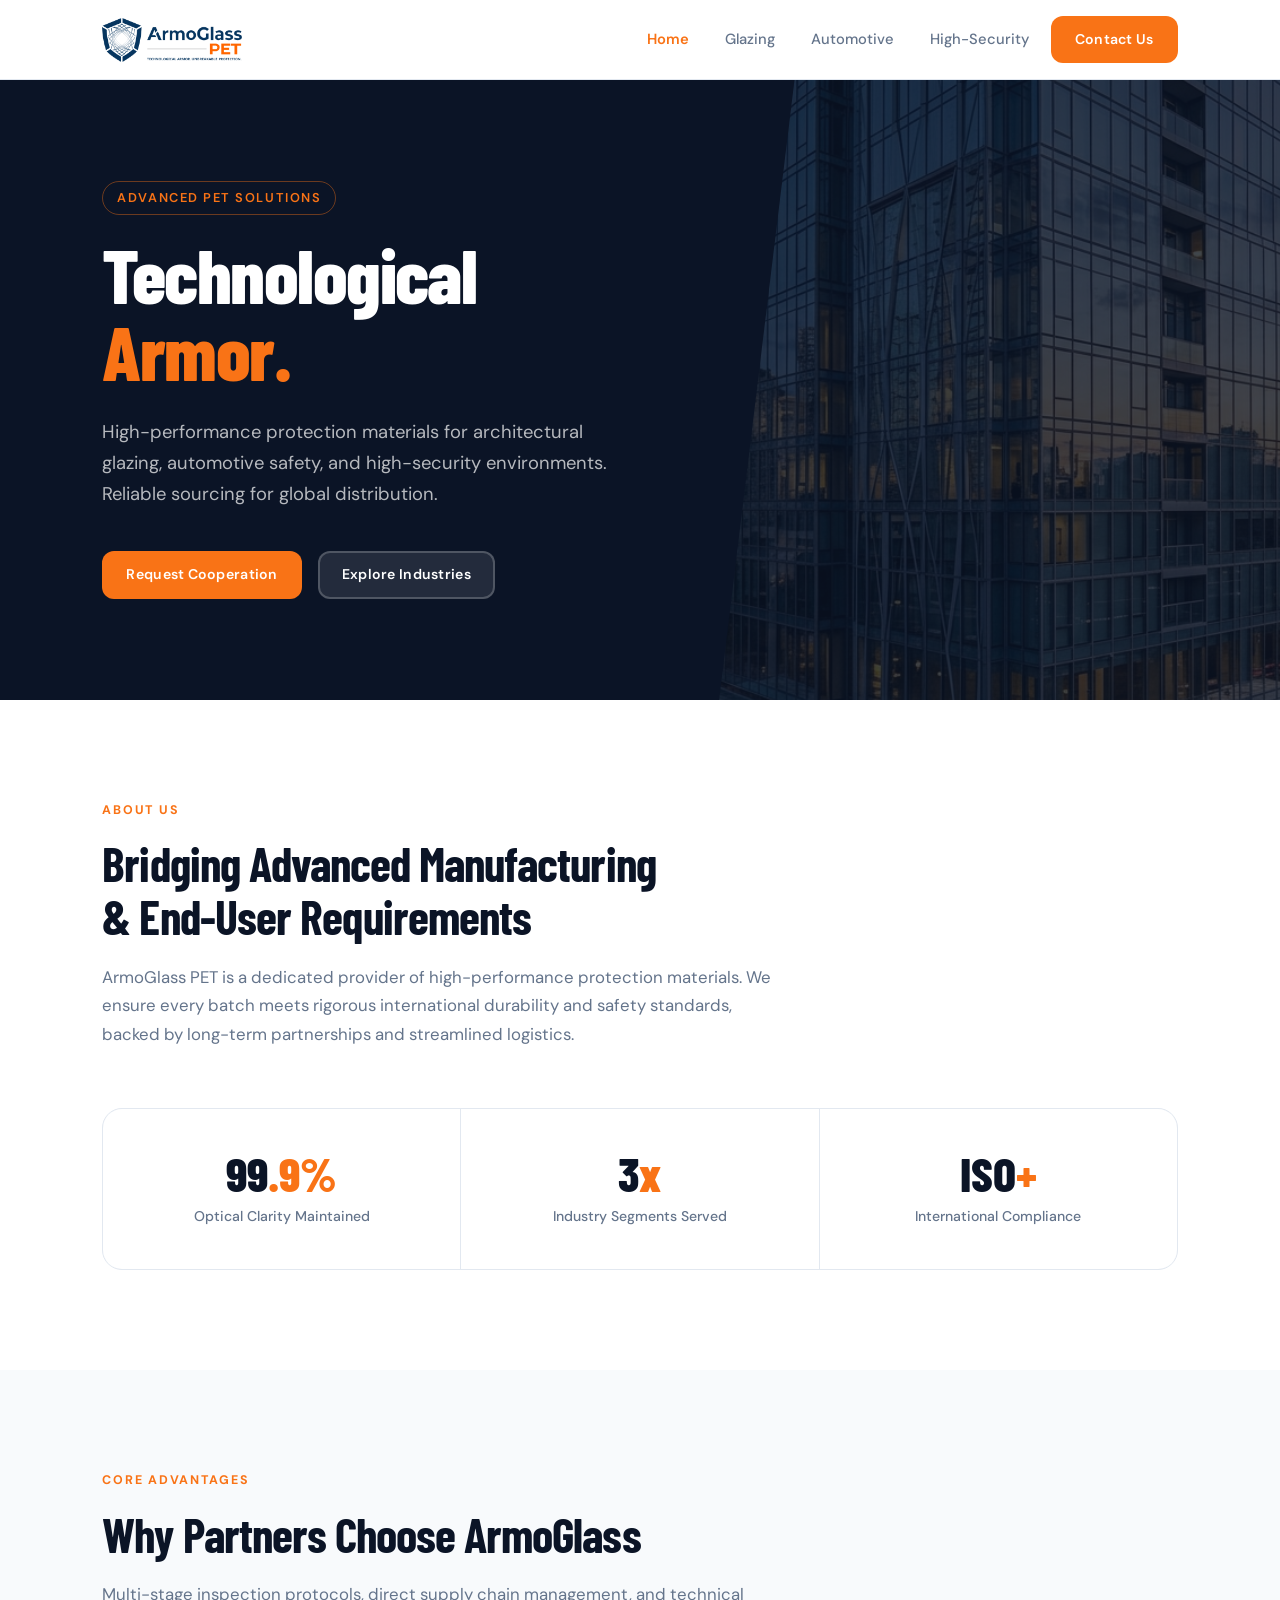
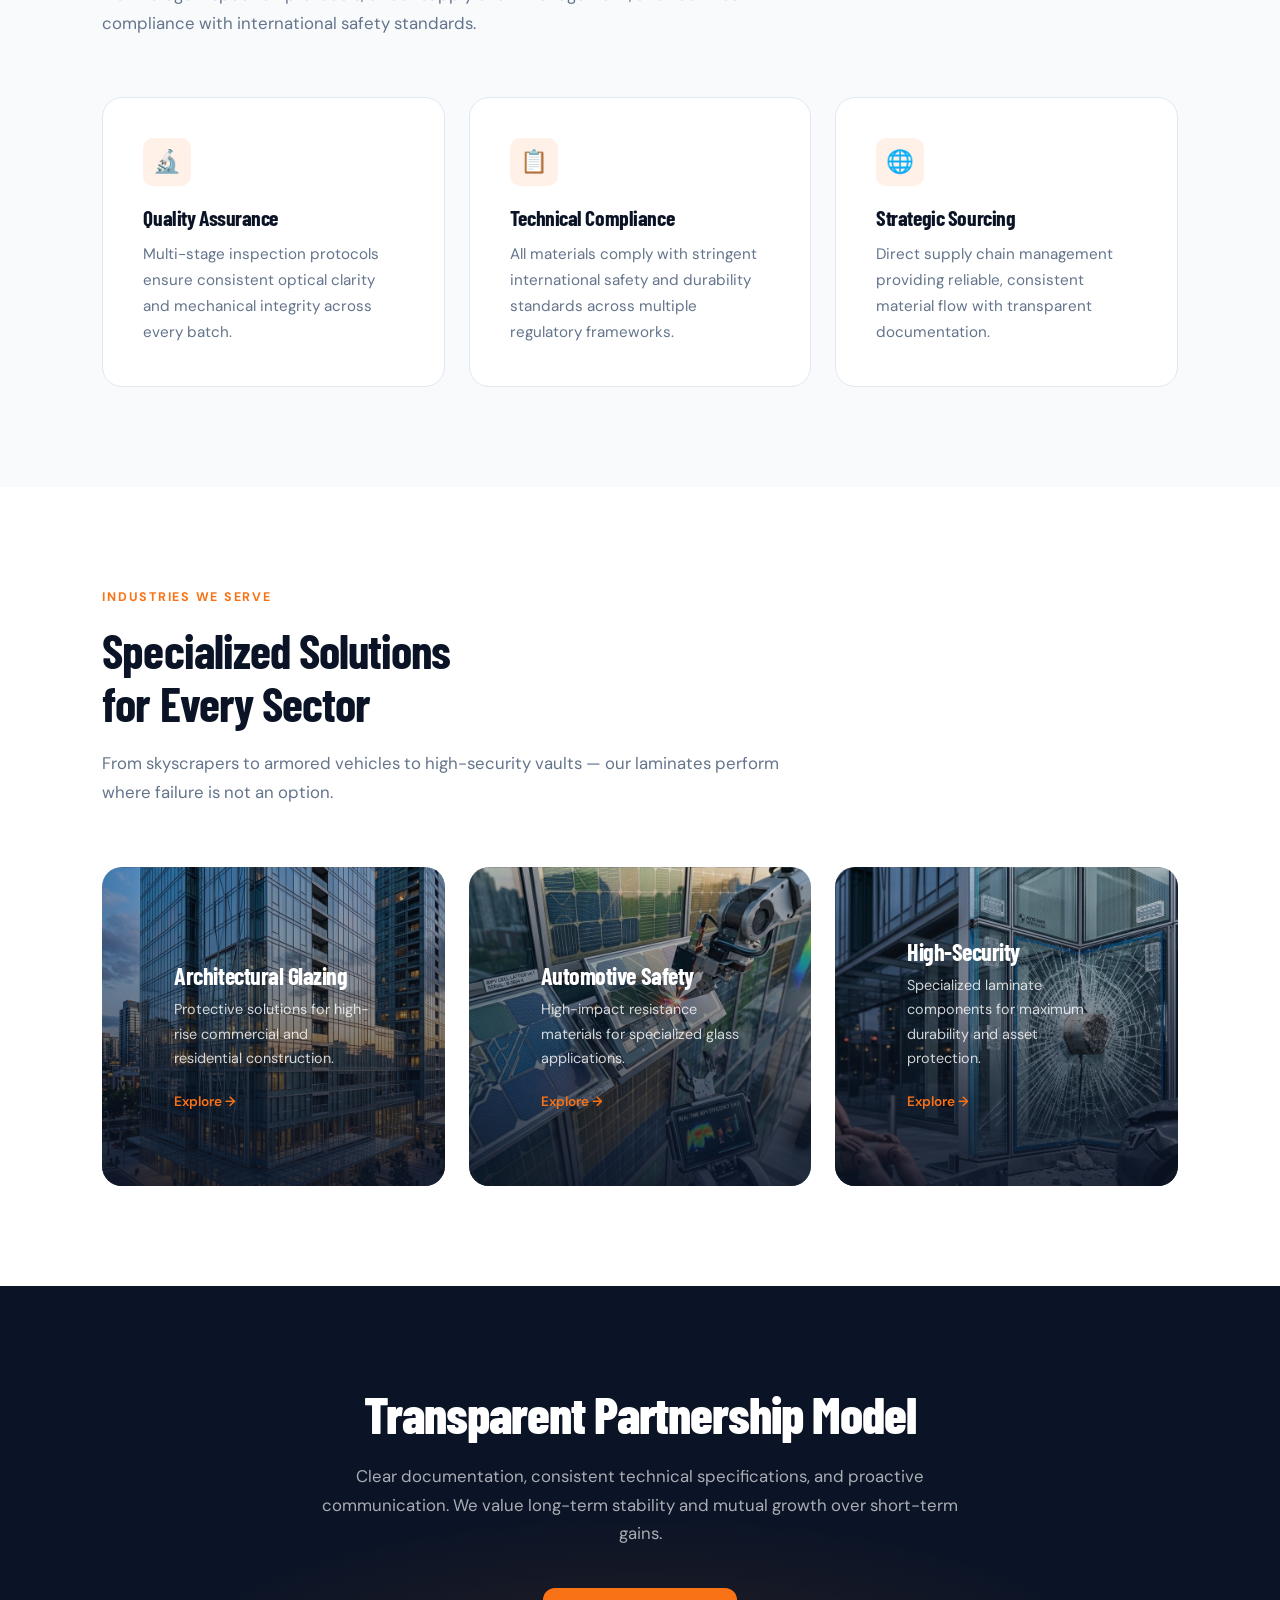
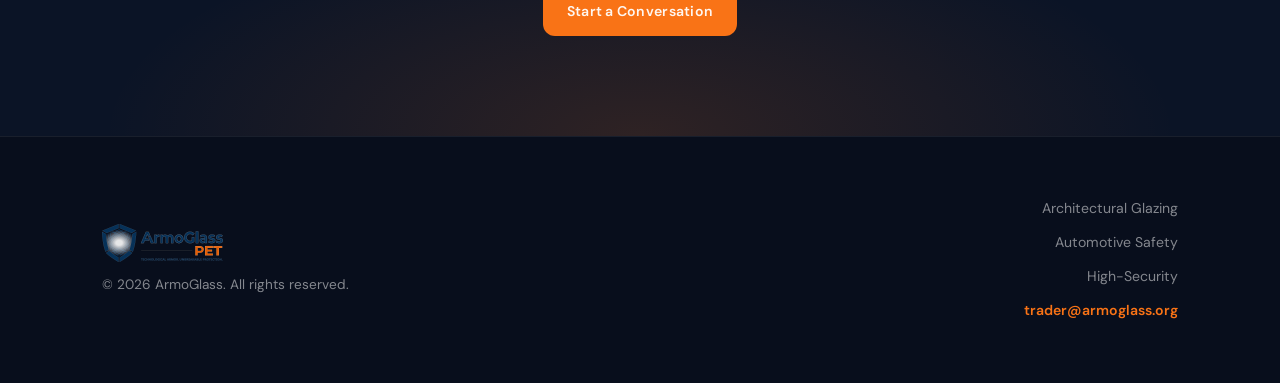
<file: index.html>
<!DOCTYPE html>
<html lang="en">
<head>
    <meta charset="UTF-8">
    <meta name="viewport" content="width=device-width, initial-scale=1.0">
    <title>ArmoGlass PET | Technological Armor & Protection Solutions</title>
    <link rel="preconnect" href="https://fonts.googleapis.com">
    <link href="https://fonts.googleapis.com/css2?family=Barlow+Condensed:wght@400;600;700;800&family=DM+Sans:wght@300;400;500;600&display=swap" rel="stylesheet">
    <style>
        :root {
            --dark-blue: #0b1426;
            --mid-blue: #1a2d4f;
            --accent: #f97316;
            --accent-dim: #c45d0e;
            --text: #1e293b;
            --text-muted: #64748b;
            --bg: #ffffff;
            --bg-subtle: #f8fafc;
            --border: #e2e8f0;
            --font-display: 'Barlow Condensed', sans-serif;
            --font-body: 'DM Sans', sans-serif;
            --radius: 12px;
            --radius-lg: 20px;
            --shadow-lg: 0 20px 40px rgba(0,0,0,0.14);
            --transition: 0.3s cubic-bezier(0.4,0,0.2,1);
        }
        *, *::before, *::after { box-sizing: border-box; margin: 0; padding: 0; }
        html { scroll-behavior: smooth; }
        body { font-family: var(--font-body); color: var(--text); line-height: 1.7; background: var(--bg); -webkit-font-smoothing: antialiased; }
        h1,h2,h3,h4 { font-family: var(--font-display); letter-spacing: -0.02em; line-height: 1.1; }
        a { color: inherit; text-decoration: none; }
        img { max-width: 100%; display: block; }

        /* Header */
        header { padding: 0 8%; height: 80px; display: flex; justify-content: space-between; align-items: center; position: sticky; top: 0; z-index: 100; background: rgba(255,255,255,0.95); backdrop-filter: blur(12px); border-bottom: 1px solid var(--border); }
        .logo { height: 44px; }
        nav { display: flex; align-items: center; gap: 8px; }
        nav a { font-family: var(--font-body); font-weight: 500; font-size: 0.92rem; color: var(--text-muted); padding: 8px 14px; border-radius: var(--radius); transition: color var(--transition), background var(--transition); }
        nav a:hover { color: var(--text); background: var(--bg-subtle); }
        nav a.active { color: var(--accent); font-weight: 600; }
        .btn { display: inline-flex; align-items: center; gap: 8px; padding: 10px 22px; background: var(--dark-blue); color: #fff !important; font-family: var(--font-body); font-weight: 600; font-size: 0.88rem; border-radius: var(--radius); border: 2px solid transparent; transition: background var(--transition), transform var(--transition), box-shadow var(--transition); cursor: pointer; text-decoration: none; letter-spacing: 0.02em; }
        .btn:hover { background: var(--mid-blue); transform: translateY(-1px); box-shadow: 0 8px 20px rgba(11,20,38,0.25); }
        .btn-accent { background: var(--accent); }
        .btn-accent:hover { background: var(--accent-dim); }

        /* Hero */
        .home-hero { padding: 100px 8%; background: var(--dark-blue); position: relative; overflow: hidden; min-height: 620px; display: flex; align-items: center; }
        .home-hero::after { content: ''; position: absolute; right: -10%; top: -20%; width: 55%; height: 140%; background: url('architectural-glass.jpg') center/cover; clip-path: polygon(15% 0%, 100% 0%, 100% 100%, 0% 100%); opacity: 0.22; }
        .home-hero-content { position: relative; z-index: 2; max-width: 640px; color: #fff; }
        .home-hero h1 { font-size: clamp(3.2rem, 6vw, 5.8rem); font-weight: 800; color: #fff; margin-bottom: 28px; line-height: 1; }
        .home-hero h1 span { color: var(--accent); display: block; }
        .home-hero p { font-size: 1.15rem; color: rgba(255,255,255,0.7); margin-bottom: 40px; max-width: 520px; }
        .hero-eyebrow { display: inline-block; font-family: var(--font-body); font-size: 0.8rem; font-weight: 600; letter-spacing: 0.12em; text-transform: uppercase; color: var(--accent); margin-bottom: 20px; border: 1px solid rgba(249,115,22,0.4); padding: 5px 14px; border-radius: 100px; }
        .hero-cta-group { display: flex; gap: 16px; flex-wrap: wrap; }

        /* Sections */
        .section { padding: 100px 8%; }
        .section-alt { background: var(--bg-subtle); }
        .section-label { font-family: var(--font-body); font-size: 0.78rem; font-weight: 700; letter-spacing: 0.14em; text-transform: uppercase; color: var(--accent); margin-bottom: 16px; display: block; }
        .section h2 { font-size: clamp(2rem, 4vw, 3rem); font-weight: 700; color: var(--dark-blue); margin-bottom: 20px; }
        .section > p, .section-lead { font-size: 1.05rem; color: var(--text-muted); max-width: 680px; margin-bottom: 60px; }

        /* Grid */
        .grid-3 { display: grid; grid-template-columns: repeat(3, 1fr); gap: 24px; }
        .grid-2 { display: grid; grid-template-columns: 1fr 1fr; gap: 40px; }

        /* Cards */
        .card { padding: 40px; border: 1px solid var(--border); border-radius: var(--radius-lg); background: var(--bg); transition: transform var(--transition), box-shadow var(--transition), border-color var(--transition); }
        .card:hover { transform: translateY(-6px); box-shadow: var(--shadow-lg); border-color: var(--accent); }
        .card-icon { width: 48px; height: 48px; background: rgba(249,115,22,0.1); border-radius: 10px; display: flex; align-items: center; justify-content: center; margin-bottom: 20px; font-size: 1.4rem; }
        .card h3 { font-size: 1.35rem; font-weight: 700; margin-bottom: 12px; color: var(--dark-blue); }
        .card p { font-size: 0.95rem; color: var(--text-muted); line-height: 1.7; }

        /* Industry cards */
        .card-industry { position: relative; min-height: 280px; border-radius: var(--radius-lg); overflow: hidden; display: flex; flex-direction: column; justify-content: flex-end; border: none; cursor: pointer; }
        .card-industry::before { content: ''; position: absolute; inset: 0; background: linear-gradient(180deg, rgba(11,20,38,0.1) 0%, rgba(11,20,38,0.85) 100%); z-index: 1; transition: opacity var(--transition); }
        .card-industry:hover::before { opacity: 0.7; }
        .card-industry-bg { position: absolute; inset: 0; background-size: cover; background-position: center; transition: transform 0.6s ease; }
        .card-industry:hover .card-industry-bg { transform: scale(1.05); }
        .card-industry-content { position: relative; z-index: 2; padding: 32px; color: #fff; }
        .card-industry-content h3 { font-size: 1.5rem; font-weight: 700; margin-bottom: 8px; color: #fff; }
        .card-industry-content p { font-size: 0.9rem; color: rgba(255,255,255,0.8); margin-bottom: 16px; }
        .card-industry-arrow { display: inline-flex; align-items: center; gap: 6px; font-size: 0.85rem; font-weight: 600; color: var(--accent); transition: gap var(--transition); }
        .card-industry:hover .card-industry-arrow { gap: 12px; }

        /* Stats */
        .stat-strip { display: grid; grid-template-columns: repeat(3, 1fr); gap: 1px; background: var(--border); border: 1px solid var(--border); border-radius: var(--radius-lg); overflow: hidden; margin-top: 60px; }
        .stat-item { background: var(--bg); padding: 40px 32px; text-align: center; }
        .stat-number { font-family: var(--font-display); font-size: 3rem; font-weight: 800; color: var(--dark-blue); line-height: 1; margin-bottom: 8px; }
        .stat-number span { color: var(--accent); }
        .stat-label { font-size: 0.88rem; color: var(--text-muted); font-weight: 500; }

        /* CTA dark section */
        .cta-section { padding: 100px 8%; background: var(--dark-blue); position: relative; overflow: hidden; text-align: center; }
        .cta-section::before { content: ''; position: absolute; inset: 0; background: radial-gradient(ellipse 60% 70% at 50% 100%, rgba(249,115,22,0.15) 0%, transparent 70%); pointer-events: none; }
        .cta-section h2 { font-size: clamp(2.2rem, 4vw, 3.5rem); font-weight: 800; color: #fff; margin-bottom: 20px; position: relative; }
        .cta-section p { font-size: 1.05rem; color: rgba(255,255,255,0.65); max-width: 640px; margin: 0 auto 40px; position: relative; }

        /* Footer */
        footer { background: #080e1c; color: rgba(255,255,255,0.5); padding: 60px 8%; display: grid; grid-template-columns: 1fr auto; align-items: center; gap: 40px; border-top: 1px solid rgba(255,255,255,0.07); }
        .footer-brand img { height: 38px; opacity: 0.9; margin-bottom: 12px; }
        .footer-brand p { font-size: 0.85rem; line-height: 1.6; }
        .footer-links { display: flex; flex-direction: column; align-items: flex-end; gap: 10px; }
        .footer-links a { font-size: 0.88rem; color: rgba(255,255,255,0.5); transition: color var(--transition); }
        .footer-links a:hover { color: var(--accent); }
        .footer-email { color: var(--accent) !important; font-weight: 600; }

        /* Modal */
        .modal-overlay { position: fixed; inset: 0; background: rgba(8,14,28,0.75); backdrop-filter: blur(6px); z-index: 1000; display: flex; align-items: center; justify-content: center; padding: 20px; opacity: 0; pointer-events: none; transition: opacity 0.3s ease; }
        .modal-overlay.open { opacity: 1; pointer-events: all; }
        .modal { background: #fff; border-radius: 20px; padding: 48px; max-width: 600px; width: 100%; position: relative; transform: translateY(24px) scale(0.97); transition: transform 0.35s cubic-bezier(0.34,1.56,0.64,1); max-height: 90vh; overflow-y: auto; }
        .modal-overlay.open .modal { transform: translateY(0) scale(1); }
        .modal-close { position: absolute; top: 20px; right: 20px; background: var(--bg-subtle); border: none; width: 36px; height: 36px; border-radius: 50%; font-size: 0.9rem; cursor: pointer; color: var(--text-muted); transition: background 0.2s, color 0.2s; }
        .modal-close:hover { background: var(--border); color: var(--text); }
        .modal-header { margin-bottom: 32px; }
        .modal-form { display: flex; flex-direction: column; gap: 20px; }
        .form-row { display: grid; grid-template-columns: 1fr 1fr; gap: 16px; }
        .form-group { display: flex; flex-direction: column; gap: 6px; }
        .form-group label { font-size: 0.82rem; font-weight: 600; letter-spacing: 0.05em; text-transform: uppercase; color: var(--text-muted); }
        .form-group input, .form-group select, .form-group textarea { padding: 12px 16px; border: 1.5px solid var(--border); border-radius: 10px; font-family: var(--font-body); font-size: 0.95rem; color: var(--text); background: var(--bg); outline: none; transition: border-color 0.2s; resize: none; }
        .form-group input:focus, .form-group select:focus, .form-group textarea:focus { border-color: var(--accent); }
        .modal-success { display: none; flex-direction: column; align-items: center; text-align: center; padding: 40px 0 20px; gap: 12px; }
        .modal-success.visible { display: flex; }
        .success-icon { width: 60px; height: 60px; background: #dcfce7; color: #16a34a; border-radius: 50%; display: flex; align-items: center; justify-content: center; font-size: 1.6rem; font-weight: 700; margin-bottom: 8px; }
        .modal-success h3 { font-size: 1.6rem; color: var(--dark-blue); }
        .modal-success p { color: var(--text-muted); }

        /* Responsive */
        @media (max-width: 1024px) { .grid-3 { grid-template-columns: 1fr 1fr; } .stat-strip { grid-template-columns: repeat(3,1fr); } }
        @media (max-width: 768px) { header { padding: 0 5%; } .logo { height: 36px; } nav a:not(.btn) { display: none; } .home-hero, .section, .cta-section { padding-left: 5%; padding-right: 5%; } .home-hero { padding-top: 80px; padding-bottom: 80px; min-height: auto; } .home-hero::after { display: none; } .grid-3, .grid-2 { grid-template-columns: 1fr; } .stat-strip { grid-template-columns: 1fr; } footer { grid-template-columns: 1fr; } .footer-links { align-items: flex-start; } .hero-cta-group { flex-direction: column; } }
        @media (max-width: 600px) { .modal { padding: 28px 20px; } .form-row { grid-template-columns: 1fr; } }
    </style>
</head>
<body>

<header>
    <img src="logo.png" alt="ArmoGlass PET" class="logo">
    <nav>
        <a href="index.html" class="active">Home</a>
        <a href="glazing.html">Glazing</a>
        <a href="automotive.html">Automotive</a>
        <a href="security.html">High-Security</a>
        <a href="mailto:trader@armoglass.org" class="btn btn-accent">Contact Us</a>
    </nav>
</header>

<section class="home-hero">
    <div class="home-hero-content">
        <span class="hero-eyebrow">Advanced PET Solutions</span>
        <h1>Technological<span>Armor.</span></h1>
        <p>High-performance protection materials for architectural glazing, automotive safety, and high-security environments. Reliable sourcing for global distribution.</p>
        <div class="hero-cta-group">
            <a href="mailto:trader@armoglass.org" class="btn btn-accent">Request Cooperation</a>
            <a href="#industries" class="btn" style="background: rgba(255,255,255,0.1); border-color: rgba(255,255,255,0.2);">Explore Industries</a>
        </div>
    </div>
</section>

<section class="section">
    <span class="section-label">About Us</span>
    <h2>Bridging Advanced Manufacturing<br>& End-User Requirements</h2>
    <p class="section-lead">ArmoGlass PET is a dedicated provider of high-performance protection materials. We ensure every batch meets rigorous international durability and safety standards, backed by long-term partnerships and streamlined logistics.</p>
    <div class="stat-strip">
        <div class="stat-item">
            <div class="stat-number">99<span>.9%</span></div>
            <div class="stat-label">Optical Clarity Maintained</div>
        </div>
        <div class="stat-item">
            <div class="stat-number">3<span>x</span></div>
            <div class="stat-label">Industry Segments Served</div>
        </div>
        <div class="stat-item">
            <div class="stat-number">ISO<span>+</span></div>
            <div class="stat-label">International Compliance</div>
        </div>
    </div>
</section>

<section class="section section-alt">
    <span class="section-label">Core Advantages</span>
    <h2>Why Partners Choose ArmoGlass</h2>
    <p>Multi-stage inspection protocols, direct supply chain management, and technical compliance with international safety standards.</p>
    <div class="grid-3">
        <div class="card">
            <div class="card-icon">🔬</div>
            <h3>Quality Assurance</h3>
            <p>Multi-stage inspection protocols ensure consistent optical clarity and mechanical integrity across every batch.</p>
        </div>
        <div class="card">
            <div class="card-icon">📋</div>
            <h3>Technical Compliance</h3>
            <p>All materials comply with stringent international safety and durability standards across multiple regulatory frameworks.</p>
        </div>
        <div class="card">
            <div class="card-icon">🌐</div>
            <h3>Strategic Sourcing</h3>
            <p>Direct supply chain management providing reliable, consistent material flow with transparent documentation.</p>
        </div>
    </div>
</section>

<section id="industries" class="section">
    <span class="section-label">Industries We Serve</span>
    <h2>Specialized Solutions<br>for Every Sector</h2>
    <p>From skyscrapers to armored vehicles to high-security vaults — our laminates perform where failure is not an option.</p>
    <div class="grid-3">
        <a href="glazing.html" class="card card-industry">
            <div class="card-industry-bg" style="background-image: url('architectural-glass.jpg');"></div>
            <div class="card-industry-content">
                <h3>Architectural Glazing</h3>
                <p>Protective solutions for high-rise commercial and residential construction.</p>
                <span class="card-industry-arrow">Explore →</span>
            </div>
        </a>
        <a href="automotive.html" class="card card-industry">
            <div class="card-industry-bg" style="background-image: url('techno-glass.jpg');"></div>
            <div class="card-industry-content">
                <h3>Automotive Safety</h3>
                <p>High-impact resistance materials for specialized glass applications.</p>
                <span class="card-industry-arrow">Explore →</span>
            </div>
        </a>
        <a href="security.html" class="card card-industry">
            <div class="card-industry-bg" style="background-image: url('broke-glass.jpg');"></div>
            <div class="card-industry-content">
                <h3>High-Security</h3>
                <p>Specialized laminate components for maximum durability and asset protection.</p>
                <span class="card-industry-arrow">Explore →</span>
            </div>
        </a>
    </div>
</section>

<section class="cta-section">
    <h2>Transparent Partnership Model</h2>
    <p>Clear documentation, consistent technical specifications, and proactive communication. We value long-term stability and mutual growth over short-term gains.</p>
    <a href="#" class="btn btn-accent" onclick="openModal(); return false;">Start a Conversation</a>
</section>

<!-- Contact Modal -->
<div id="contactModal" class="modal-overlay" onclick="closeModalOutside(event)">
    <div class="modal">
        <button class="modal-close" onclick="closeModal()">✕</button>
        <div class="modal-header">
            <span class="hero-eyebrow" style="margin-bottom: 12px; color: var(--accent);">Get in Touch</span>
            <h2 style="font-size: 2rem; color: var(--dark-blue); font-family: 'Barlow Condensed', sans-serif;">Start a Conversation</h2>
            <p style="color: var(--text-muted); margin-top: 8px; font-size: 0.95rem;">Fill in your details and our trade department will respond within 24 hours.</p>
        </div>
        <form class="modal-form" onsubmit="submitForm(event)">
            <div class="form-row">
                <div class="form-group">
                    <label>Full Name</label>
                    <input type="text" name="name" placeholder="John Smith" required>
                </div>
                <div class="form-group">
                    <label>Company</label>
                    <input type="text" name="company" placeholder="Your Company Ltd.">
                </div>
            </div>
            <div class="form-group">
                <label>Email Address</label>
                <input type="email" name="email" placeholder="john@company.com" required>
            </div>
            <div class="form-group">
                <label>Industry</label>
                <select name="industry">
                    <option value="" disabled selected>Select your sector</option>
                    <option>Architectural Glazing</option>
                    <option>Automotive Safety</option>
                    <option>High-Security Environments</option>
                    <option>Other</option>
                </select>
            </div>
            <div class="form-group">
                <label>Message</label>
                <textarea name="message" placeholder="Describe your requirements or request a technical consultation..." rows="4"></textarea>
            </div>
            <button type="submit" class="btn btn-accent" style="width: 100%; justify-content: center; padding: 14px;">
                Send Message →
            </button>
        </form>
        <div class="modal-success" id="modalSuccess">
            <div class="success-icon">✓</div>
            <h3>Message Sent</h3>
            <p>Thank you. Our trade department will contact you within 24 hours.</p>
            <a href="mailto:trader@armoglass.org" style="color: var(--accent); font-size: 0.9rem;">Or write directly: trader@armoglass.org</a>
        </div>
    </div>
</div>

<footer>
    <div class="footer-brand">
        <img src="logo.png" alt="ArmoGlass PET">
        <p>&copy; 2026 ArmoGlass. All rights reserved.</p>
    </div>
    <div class="footer-links">
        <a href="glazing.html">Architectural Glazing</a>
        <a href="automotive.html">Automotive Safety</a>
        <a href="security.html">High-Security</a>
        <a href="mailto:trader@armoglass.org" class="footer-email">trader@armoglass.org</a>
    </div>
</footer>

<script>
function openModal() {
    document.getElementById('contactModal').classList.add('open');
    document.body.style.overflow = 'hidden';
}
function closeModal() {
    document.getElementById('contactModal').classList.remove('open');
    document.body.style.overflow = '';
}
function closeModalOutside(e) {
    if (e.target === document.getElementById('contactModal')) closeModal();
}
function submitForm(e) {
    e.preventDefault();
    const form = e.target;
    const name = form.name.value;
    const email = form.email.value;
    const industry = form.industry.value || 'Not specified';
    const message = form.message.value;
    const subject = encodeURIComponent('Partnership Inquiry from ' + name);
    const body = encodeURIComponent(
        'Name: ' + name + '\n' +
        'Email: ' + email + '\n' +
        'Industry: ' + industry + '\n\n' +
        'Message:\n' + message
    );
    window.location.href = 'mailto:trader@armoglass.org?subject=' + subject + '&body=' + body;
    form.style.display = 'none';
    document.getElementById('modalSuccess').classList.add('visible');
}
document.addEventListener('keydown', function(e) { if (e.key === 'Escape') closeModal(); });
</script>

</body>
</html>
</file>
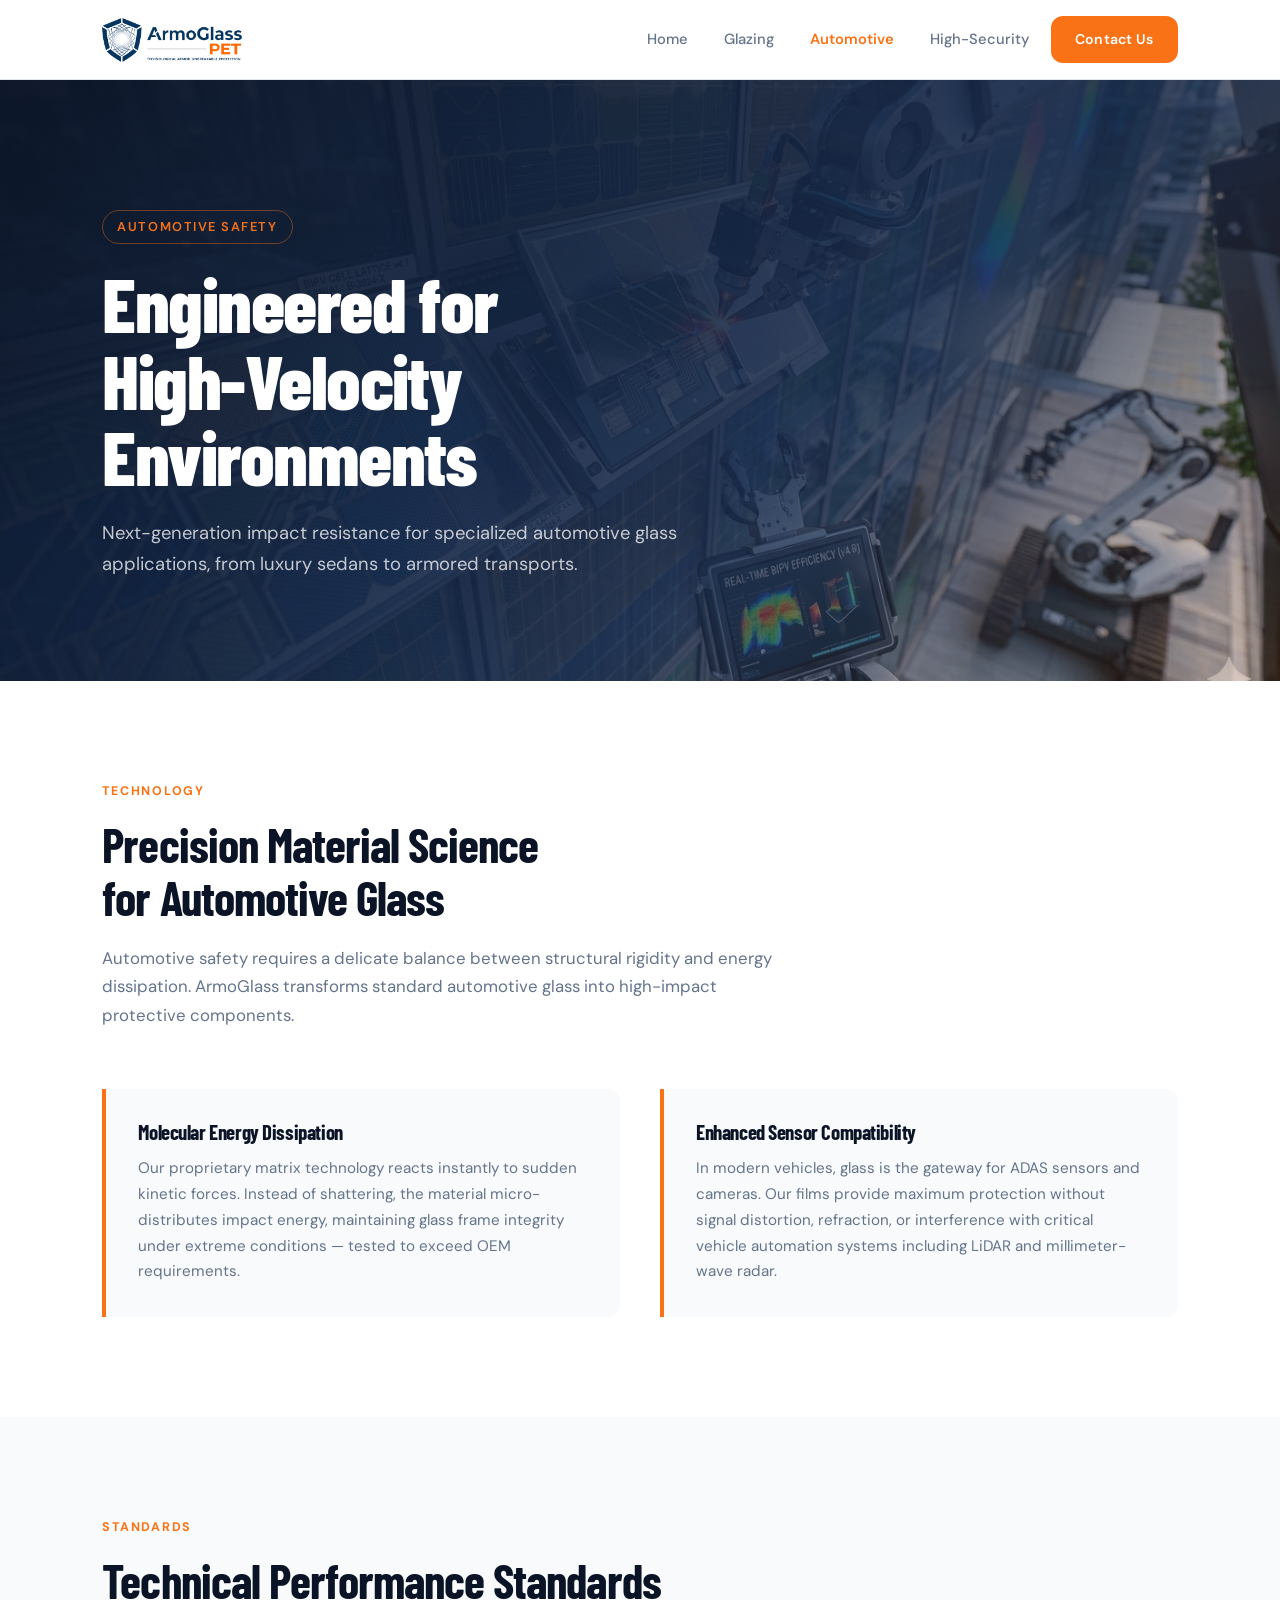
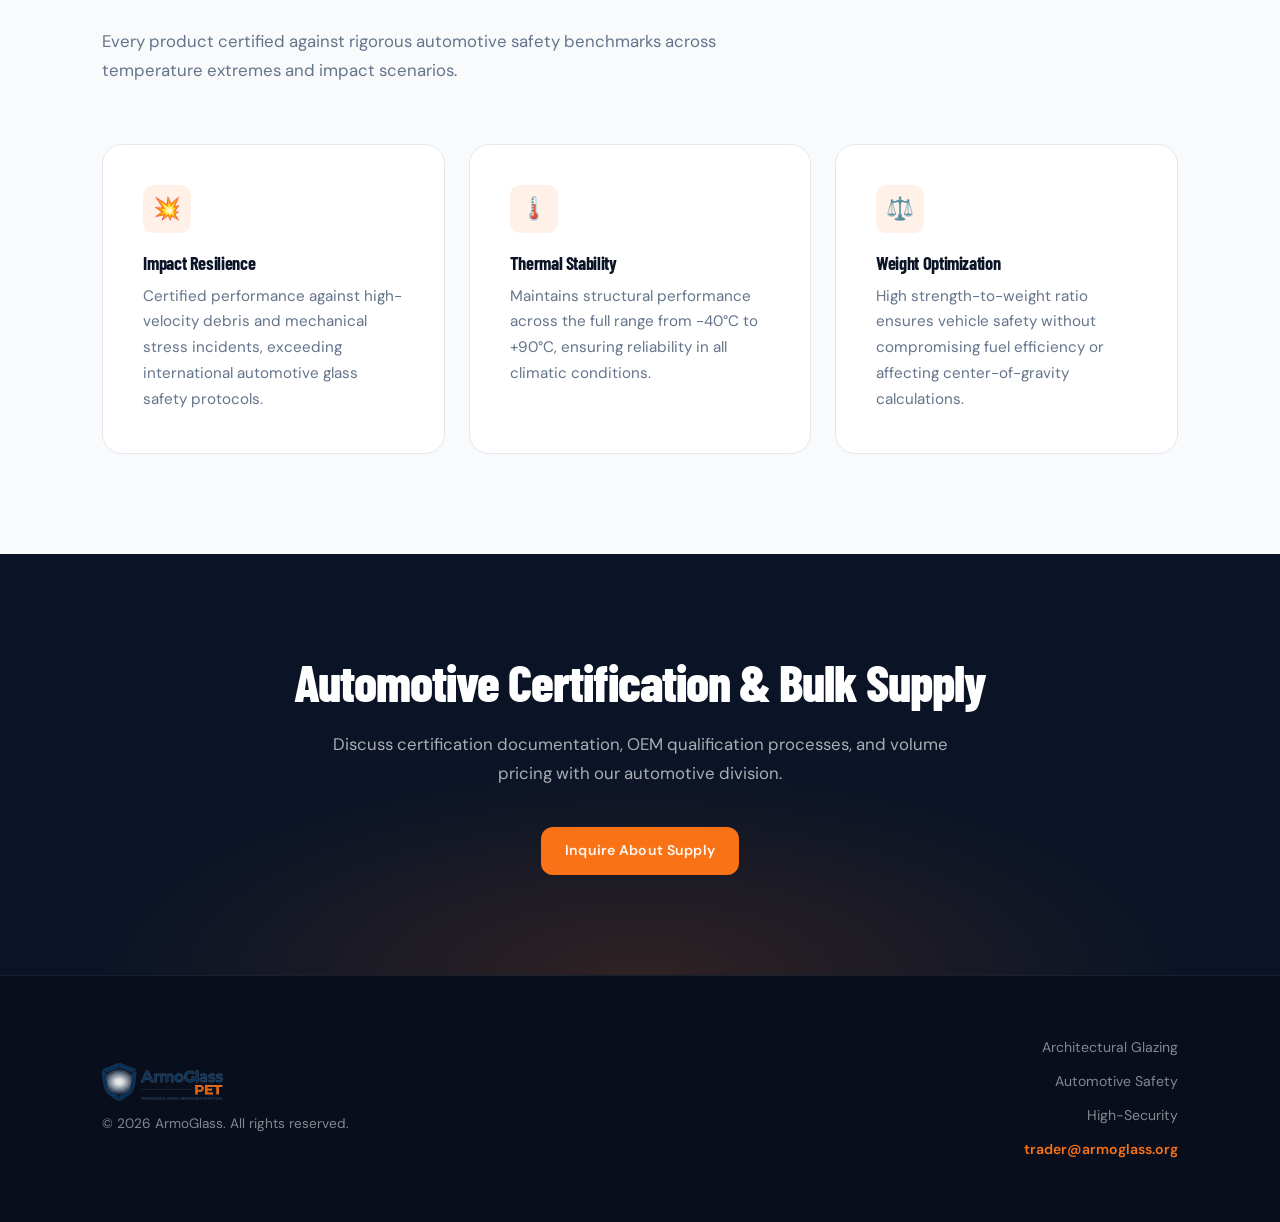
<file: automotive.html>
<!DOCTYPE html>
<html lang="en">
<head>
    <meta charset="UTF-8">
    <meta name="viewport" content="width=device-width, initial-scale=1.0">
    <title>Automotive Safety | ArmoGlass PET</title>
    <link rel="preconnect" href="https://fonts.googleapis.com">
    <link href="https://fonts.googleapis.com/css2?family=Barlow+Condensed:wght@400;600;700;800&family=DM+Sans:wght@300;400;500;600&display=swap" rel="stylesheet">
    <style>
        :root { --dark-blue: #0b1426; --mid-blue: #1a2d4f; --accent: #f97316; --accent-dim: #c45d0e; --text: #1e293b; --text-muted: #64748b; --bg: #ffffff; --bg-subtle: #f8fafc; --border: #e2e8f0; --font-display: 'Barlow Condensed', sans-serif; --font-body: 'DM Sans', sans-serif; --radius: 12px; --radius-lg: 20px; --shadow-lg: 0 20px 40px rgba(0,0,0,0.14); --transition: 0.3s cubic-bezier(0.4,0,0.2,1); }
        *, *::before, *::after { box-sizing: border-box; margin: 0; padding: 0; }
        body { font-family: var(--font-body); color: var(--text); line-height: 1.7; background: var(--bg); -webkit-font-smoothing: antialiased; }
        h1,h2,h3,h4 { font-family: var(--font-display); letter-spacing: -0.02em; line-height: 1.1; }
        a { color: inherit; text-decoration: none; }
        img { max-width: 100%; display: block; }

        header { padding: 0 8%; height: 80px; display: flex; justify-content: space-between; align-items: center; position: sticky; top: 0; z-index: 100; background: rgba(255,255,255,0.95); backdrop-filter: blur(12px); border-bottom: 1px solid var(--border); }
        .logo { height: 44px; }
        nav { display: flex; align-items: center; gap: 8px; }
        nav a { font-family: var(--font-body); font-weight: 500; font-size: 0.92rem; color: var(--text-muted); padding: 8px 14px; border-radius: var(--radius); transition: color var(--transition), background var(--transition); }
        nav a:hover { color: var(--text); background: var(--bg-subtle); }
        nav a.active { color: var(--accent); font-weight: 600; }
        .btn { display: inline-flex; align-items: center; gap: 8px; padding: 10px 22px; background: var(--dark-blue); color: #fff !important; font-family: var(--font-body); font-weight: 600; font-size: 0.88rem; border-radius: var(--radius); border: 2px solid transparent; transition: background var(--transition), transform var(--transition), box-shadow var(--transition); cursor: pointer; text-decoration: none; letter-spacing: 0.02em; }
        .btn:hover { background: var(--mid-blue); transform: translateY(-1px); box-shadow: 0 8px 20px rgba(11,20,38,0.25); }
        .btn-accent { background: var(--accent); }
        .btn-accent:hover { background: var(--accent-dim); }

        .page-hero { position: relative; padding: 130px 8% 100px; overflow: hidden; color: #fff; min-height: 500px; display: flex; flex-direction: column; justify-content: flex-end; }
        .page-hero::before { content: ''; position: absolute; inset: 0; background: linear-gradient(135deg, rgba(11,20,38,0.97) 0%, rgba(26,45,79,0.88) 60%, rgba(249,115,22,0.15) 100%); z-index: 1; }
        .page-hero-bg { position: absolute; inset: 0; background-size: cover; background-position: center; z-index: 0; filter: saturate(1.2); }
        .page-hero-content { position: relative; z-index: 2; max-width: 760px; }
        .hero-eyebrow { display: inline-block; font-family: var(--font-body); font-size: 0.8rem; font-weight: 600; letter-spacing: 0.12em; text-transform: uppercase; color: var(--accent); margin-bottom: 20px; border: 1px solid rgba(249,115,22,0.4); padding: 5px 14px; border-radius: 100px; }
        .page-hero h1 { font-size: clamp(3rem, 6vw, 5.5rem); font-weight: 800; color: #fff; margin-bottom: 24px; line-height: 1; }
        .page-hero p { font-size: 1.15rem; color: rgba(255,255,255,0.75); max-width: 580px; line-height: 1.7; }

        .section { padding: 100px 8%; }
        .section-alt { background: var(--bg-subtle); }
        .section-label { font-family: var(--font-body); font-size: 0.78rem; font-weight: 700; letter-spacing: 0.14em; text-transform: uppercase; color: var(--accent); margin-bottom: 16px; display: block; }
        .section h2 { font-size: clamp(2rem, 4vw, 3rem); font-weight: 700; color: var(--dark-blue); margin-bottom: 20px; }
        .section > p { font-size: 1.05rem; color: var(--text-muted); max-width: 680px; margin-bottom: 60px; }
        .grid-3 { display: grid; grid-template-columns: repeat(3, 1fr); gap: 24px; }
        .grid-2 { display: grid; grid-template-columns: 1fr 1fr; gap: 40px; }
        .card { padding: 40px; border: 1px solid var(--border); border-radius: var(--radius-lg); background: var(--bg); transition: transform var(--transition), box-shadow var(--transition), border-color var(--transition); }
        .card:hover { transform: translateY(-6px); box-shadow: var(--shadow-lg); border-color: var(--accent); }
        .card-icon { width: 48px; height: 48px; background: rgba(249,115,22,0.1); border-radius: 10px; display: flex; align-items: center; justify-content: center; margin-bottom: 20px; font-size: 1.4rem; }
        .card h4 { font-size: 1.15rem; font-weight: 700; margin-bottom: 10px; color: var(--dark-blue); }
        .card p { font-size: 0.95rem; color: var(--text-muted); line-height: 1.7; }
        .tech-box { padding: 32px; border-left: 4px solid var(--accent); background: var(--bg-subtle); border-radius: 0 var(--radius) var(--radius) 0; transition: background var(--transition); }
        .tech-box:hover { background: #fff; box-shadow: 0 4px 20px rgba(0,0,0,0.08); }
        .tech-box h3 { font-size: 1.3rem; margin-bottom: 12px; color: var(--dark-blue); }
        .tech-box p { color: var(--text-muted); font-size: 0.95rem; }

        .cta-section { padding: 100px 8%; background: var(--dark-blue); position: relative; overflow: hidden; text-align: center; }
        .cta-section::before { content: ''; position: absolute; inset: 0; background: radial-gradient(ellipse 60% 70% at 50% 100%, rgba(249,115,22,0.15) 0%, transparent 70%); pointer-events: none; }
        .cta-section h2 { font-size: clamp(2.2rem, 4vw, 3.5rem); font-weight: 800; color: #fff; margin-bottom: 20px; position: relative; }
        .cta-section p { font-size: 1.05rem; color: rgba(255,255,255,0.65); max-width: 640px; margin: 0 auto 40px; position: relative; }

        footer { background: #080e1c; color: rgba(255,255,255,0.5); padding: 60px 8%; display: grid; grid-template-columns: 1fr auto; align-items: center; gap: 40px; border-top: 1px solid rgba(255,255,255,0.07); }
        .footer-brand img { height: 38px; opacity: 0.9; margin-bottom: 12px; }
        .footer-brand p { font-size: 0.85rem; line-height: 1.6; }
        .footer-links { display: flex; flex-direction: column; align-items: flex-end; gap: 10px; }
        .footer-links a { font-size: 0.88rem; color: rgba(255,255,255,0.5); transition: color var(--transition); }
        .footer-links a:hover { color: var(--accent); }
        .footer-email { color: var(--accent) !important; font-weight: 600; }

        /* Modal */
        .modal-overlay { position: fixed; inset: 0; background: rgba(8,14,28,0.75); backdrop-filter: blur(6px); z-index: 1000; display: flex; align-items: center; justify-content: center; padding: 20px; opacity: 0; pointer-events: none; transition: opacity 0.3s ease; }
        .modal-overlay.open { opacity: 1; pointer-events: all; }
        .modal { background: #fff; border-radius: 20px; padding: 48px; max-width: 600px; width: 100%; position: relative; transform: translateY(24px) scale(0.97); transition: transform 0.35s cubic-bezier(0.34,1.56,0.64,1); max-height: 90vh; overflow-y: auto; }
        .modal-overlay.open .modal { transform: translateY(0) scale(1); }
        .modal-close { position: absolute; top: 20px; right: 20px; background: var(--bg-subtle); border: none; width: 36px; height: 36px; border-radius: 50%; font-size: 0.9rem; cursor: pointer; color: var(--text-muted); transition: background 0.2s, color 0.2s; }
        .modal-close:hover { background: var(--border); color: var(--text); }
        .modal-header { margin-bottom: 32px; }
        .modal-form { display: flex; flex-direction: column; gap: 20px; }
        .form-row { display: grid; grid-template-columns: 1fr 1fr; gap: 16px; }
        .form-group { display: flex; flex-direction: column; gap: 6px; }
        .form-group label { font-size: 0.82rem; font-weight: 600; letter-spacing: 0.05em; text-transform: uppercase; color: var(--text-muted); }
        .form-group input, .form-group select, .form-group textarea { padding: 12px 16px; border: 1.5px solid var(--border); border-radius: 10px; font-family: var(--font-body); font-size: 0.95rem; color: var(--text); background: var(--bg); outline: none; transition: border-color 0.2s; resize: none; }
        .form-group input:focus, .form-group select:focus, .form-group textarea:focus { border-color: var(--accent); }
        .modal-success { display: none; flex-direction: column; align-items: center; text-align: center; padding: 40px 0 20px; gap: 12px; }
        .modal-success.visible { display: flex; }
        .success-icon { width: 60px; height: 60px; background: #dcfce7; color: #16a34a; border-radius: 50%; display: flex; align-items: center; justify-content: center; font-size: 1.6rem; font-weight: 700; margin-bottom: 8px; }
        .modal-success h3 { font-size: 1.6rem; color: var(--dark-blue); }
        .modal-success p { color: var(--text-muted); }

        @media (max-width: 1024px) { .grid-3 { grid-template-columns: 1fr 1fr; } }
        @media (max-width: 768px) { header { padding: 0 5%; } nav a:not(.btn) { display: none; } .page-hero, .section, .cta-section { padding-left: 5%; padding-right: 5%; } .grid-3, .grid-2 { grid-template-columns: 1fr; } footer { grid-template-columns: 1fr; } .footer-links { align-items: flex-start; } }
        @media (max-width: 600px) { .modal { padding: 28px 20px; } .form-row { grid-template-columns: 1fr; } }
    </style>
</head>
<body>

<header>
    <img src="logo.png" alt="ArmoGlass PET" class="logo">
    <nav>
        <a href="index.html">Home</a>
        <a href="glazing.html">Glazing</a>
        <a href="automotive.html" class="active">Automotive</a>
        <a href="security.html">High-Security</a>
        <a href="mailto:trader@armoglass.org" class="btn btn-accent">Contact Us</a>
    </nav>
</header>

<section class="page-hero">
    <div class="page-hero-bg" style="background-image: url('techno-glass.jpg');"></div>
    <div class="page-hero-content">
        <span class="hero-eyebrow">Automotive Safety</span>
        <h1>Engineered for<br>High-Velocity<br>Environments</h1>
        <p>Next-generation impact resistance for specialized automotive glass applications, from luxury sedans to armored transports.</p>
    </div>
</section>

<section class="section">
    <span class="section-label">Technology</span>
    <h2>Precision Material Science<br>for Automotive Glass</h2>
    <p>Automotive safety requires a delicate balance between structural rigidity and energy dissipation. ArmoGlass transforms standard automotive glass into high-impact protective components.</p>
    <div class="grid-2">
        <div class="tech-box">
            <h3>Molecular Energy Dissipation</h3>
            <p>Our proprietary matrix technology reacts instantly to sudden kinetic forces. Instead of shattering, the material micro-distributes impact energy, maintaining glass frame integrity under extreme conditions — tested to exceed OEM requirements.</p>
        </div>
        <div class="tech-box">
            <h3>Enhanced Sensor Compatibility</h3>
            <p>In modern vehicles, glass is the gateway for ADAS sensors and cameras. Our films provide maximum protection without signal distortion, refraction, or interference with critical vehicle automation systems including LiDAR and millimeter-wave radar.</p>
        </div>
    </div>
</section>

<section class="section section-alt">
    <span class="section-label">Standards</span>
    <h2>Technical Performance Standards</h2>
    <p>Every product certified against rigorous automotive safety benchmarks across temperature extremes and impact scenarios.</p>
    <div class="grid-3">
        <div class="card">
            <div class="card-icon">💥</div>
            <h4>Impact Resilience</h4>
            <p>Certified performance against high-velocity debris and mechanical stress incidents, exceeding international automotive glass safety protocols.</p>
        </div>
        <div class="card">
            <div class="card-icon">🌡️</div>
            <h4>Thermal Stability</h4>
            <p>Maintains structural performance across the full range from -40°C to +90°C, ensuring reliability in all climatic conditions.</p>
        </div>
        <div class="card">
            <div class="card-icon">⚖️</div>
            <h4>Weight Optimization</h4>
            <p>High strength-to-weight ratio ensures vehicle safety without compromising fuel efficiency or affecting center-of-gravity calculations.</p>
        </div>
    </div>
</section>

<section class="cta-section">
    <h2>Automotive Certification & Bulk Supply</h2>
    <p>Discuss certification documentation, OEM qualification processes, and volume pricing with our automotive division.</p>
    <a href="#" class="btn btn-accent" onclick="openModal(); return false;">Inquire About Supply</a>
</section>

<!-- Contact Modal -->
<div id="contactModal" class="modal-overlay" onclick="closeModalOutside(event)">
    <div class="modal">
        <button class="modal-close" onclick="closeModal()">✕</button>
        <div class="modal-header">
            <span class="hero-eyebrow" style="color: var(--accent);">Automotive Division</span>
            <h2 style="font-size: 2rem; color: var(--dark-blue); font-family: 'Barlow Condensed', sans-serif; margin-top: 12px;">Inquire About Supply</h2>
            <p style="color: var(--text-muted); margin-top: 8px; font-size: 0.95rem;">Fill in your details and our automotive division will respond within 24 hours.</p>
        </div>
        <form class="modal-form" onsubmit="submitForm(event)">
            <div class="form-row">
                <div class="form-group">
                    <label>Full Name</label>
                    <input type="text" name="name" placeholder="John Smith" required>
                </div>
                <div class="form-group">
                    <label>Company</label>
                    <input type="text" name="company" placeholder="Your Company Ltd.">
                </div>
            </div>
            <div class="form-group">
                <label>Email Address</label>
                <input type="email" name="email" placeholder="john@company.com" required>
            </div>
            <div class="form-group">
                <label>Application Type</label>
                <select name="application">
                    <option value="" disabled selected>Select application</option>
                    <option>OEM Manufacturing</option>
                    <option>Aftermarket Supply</option>
                    <option>Armored / Security Vehicles</option>
                    <option>Fleet / Commercial Vehicles</option>
                    <option>R&D / Testing</option>
                    <option>Other</option>
                </select>
            </div>
            <div class="form-group">
                <label>Estimated Volume (units/month)</label>
                <select name="volume">
                    <option value="" disabled selected>Select volume range</option>
                    <option>Under 100</option>
                    <option>100 – 500</option>
                    <option>500 – 2,000</option>
                    <option>2,000+</option>
                </select>
            </div>
            <div class="form-group">
                <label>Message</label>
                <textarea name="message" placeholder="Describe your supply requirements, certifications needed, or timeline..." rows="3"></textarea>
            </div>
            <a href="#" class="btn btn-accent" onclick="submitForm2(event)" style="width: 100%; justify-content: center; padding: 14px;">
                Send Inquiry →
            </a>
        </form>
        <div class="modal-success" id="modalSuccess">
            <div class="success-icon">✓</div>
            <h3>Inquiry Sent</h3>
            <p>Thank you. Our automotive division will contact you within 24 hours.</p>
            <a href="mailto:trader@armoglass.org" style="color: var(--accent); font-size: 0.9rem;">Or write directly: trader@armoglass.org</a>
        </div>
    </div>
</div>

<footer>
    <div class="footer-brand">
        <img src="logo.png" alt="ArmoGlass PET">
        <p>&copy; 2026 ArmoGlass. All rights reserved.</p>
    </div>
    <div class="footer-links">
        <a href="glazing.html">Architectural Glazing</a>
        <a href="automotive.html">Automotive Safety</a>
        <a href="security.html">High-Security</a>
        <a href="mailto:trader@armoglass.org" class="footer-email">trader@armoglass.org</a>
    </div>
</footer>

<script>
function openModal() {
    document.getElementById('contactModal').classList.add('open');
    document.body.style.overflow = 'hidden';
}
function closeModal() {
    document.getElementById('contactModal').classList.remove('open');
    document.body.style.overflow = '';
}
function closeModalOutside(e) {
    if (e.target === document.getElementById('contactModal')) closeModal();
}
function submitForm(e) { e.preventDefault(); doSubmit(e.target); }
function submitForm2(e) {
    e.preventDefault();
    doSubmit(document.querySelector('.modal-form'));
}
function doSubmit(form) {
    const name = form.name.value;
    const email = form.email.value;
    const application = form.application.value || 'Not specified';
    const volume = form.volume.value || 'Not specified';
    const message = form.message.value;
    const subject = encodeURIComponent('Automotive Supply Inquiry from ' + name);
    const body = encodeURIComponent(
        'Name: ' + name + '\n' +
        'Email: ' + email + '\n' +
        'Application: ' + application + '\n' +
        'Volume: ' + volume + '\n\n' +
        'Message:\n' + message
    );
    window.location.href = 'mailto:trader@armoglass.org?subject=' + subject + '&body=' + body;
    form.style.display = 'none';
    document.getElementById('modalSuccess').classList.add('visible');
}
document.addEventListener('keydown', function(e) { if (e.key === 'Escape') closeModal(); });
</script>

</body>
</html>
</file>
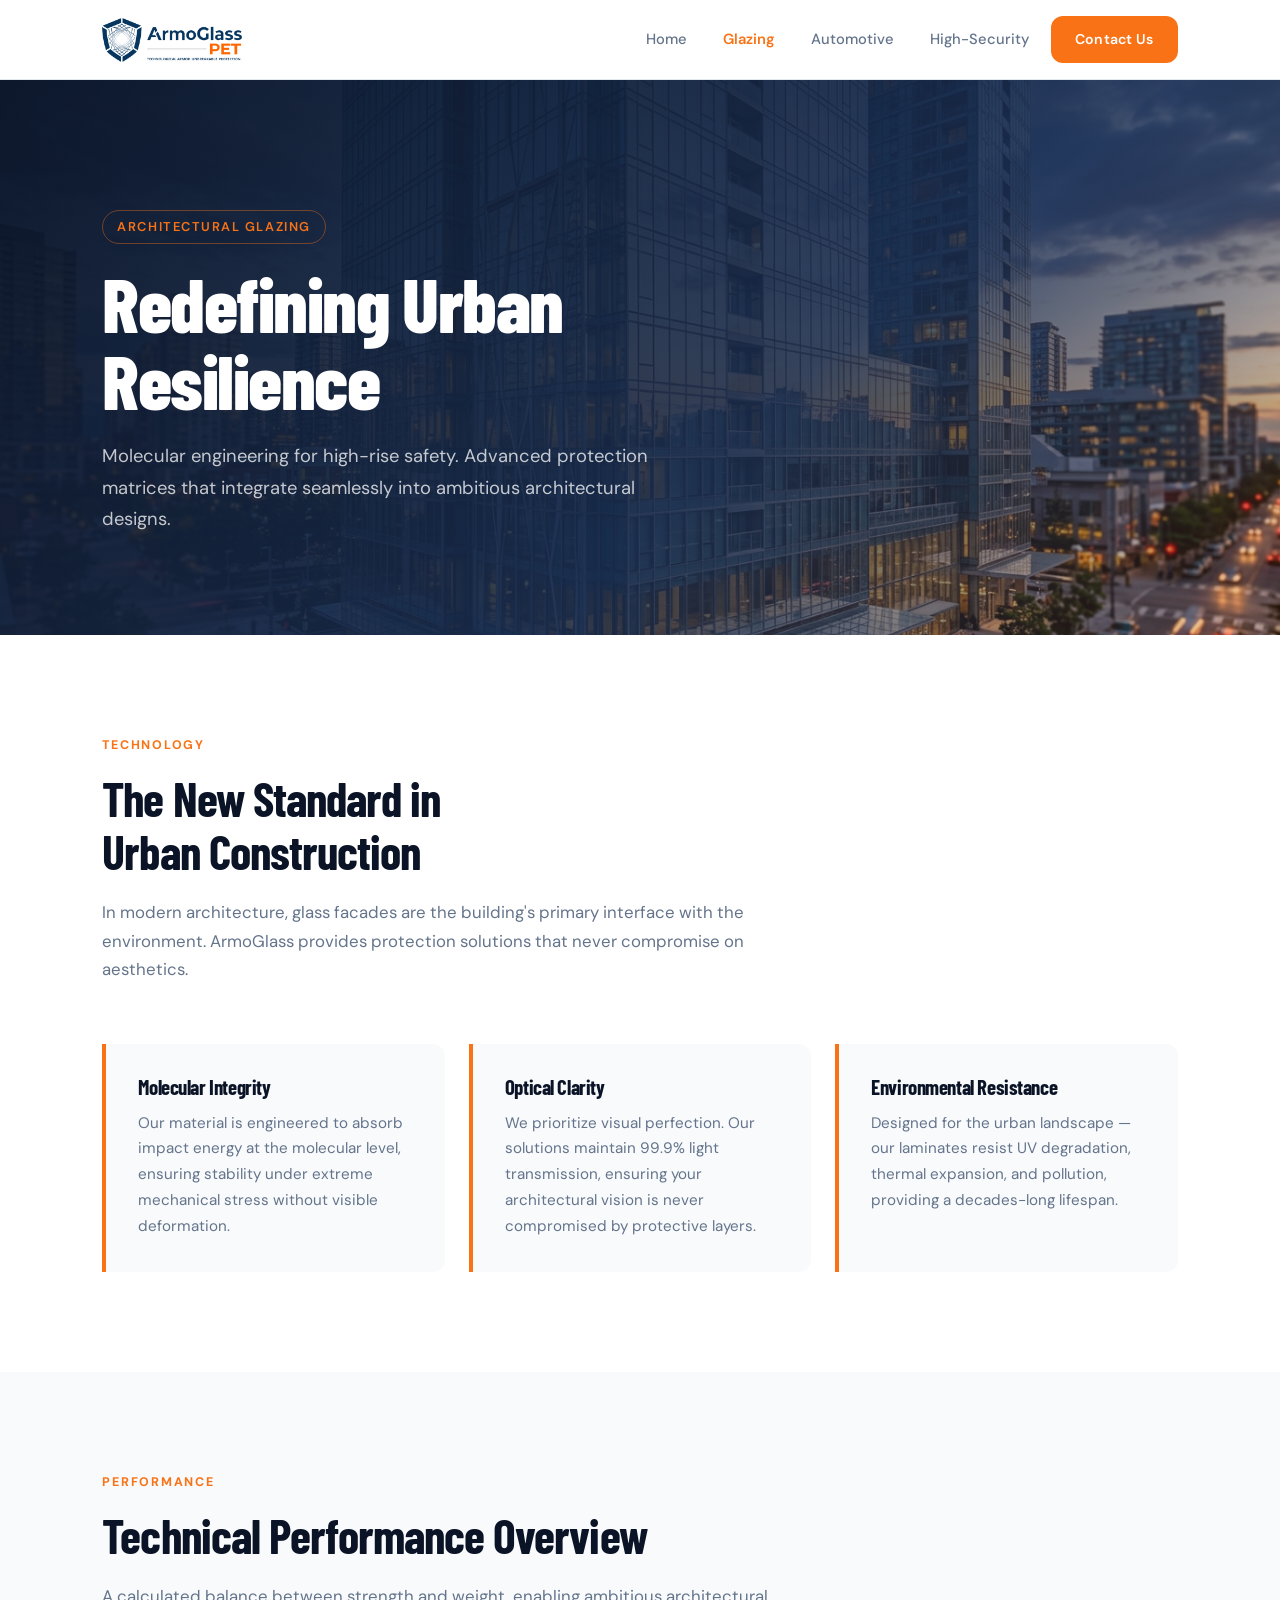
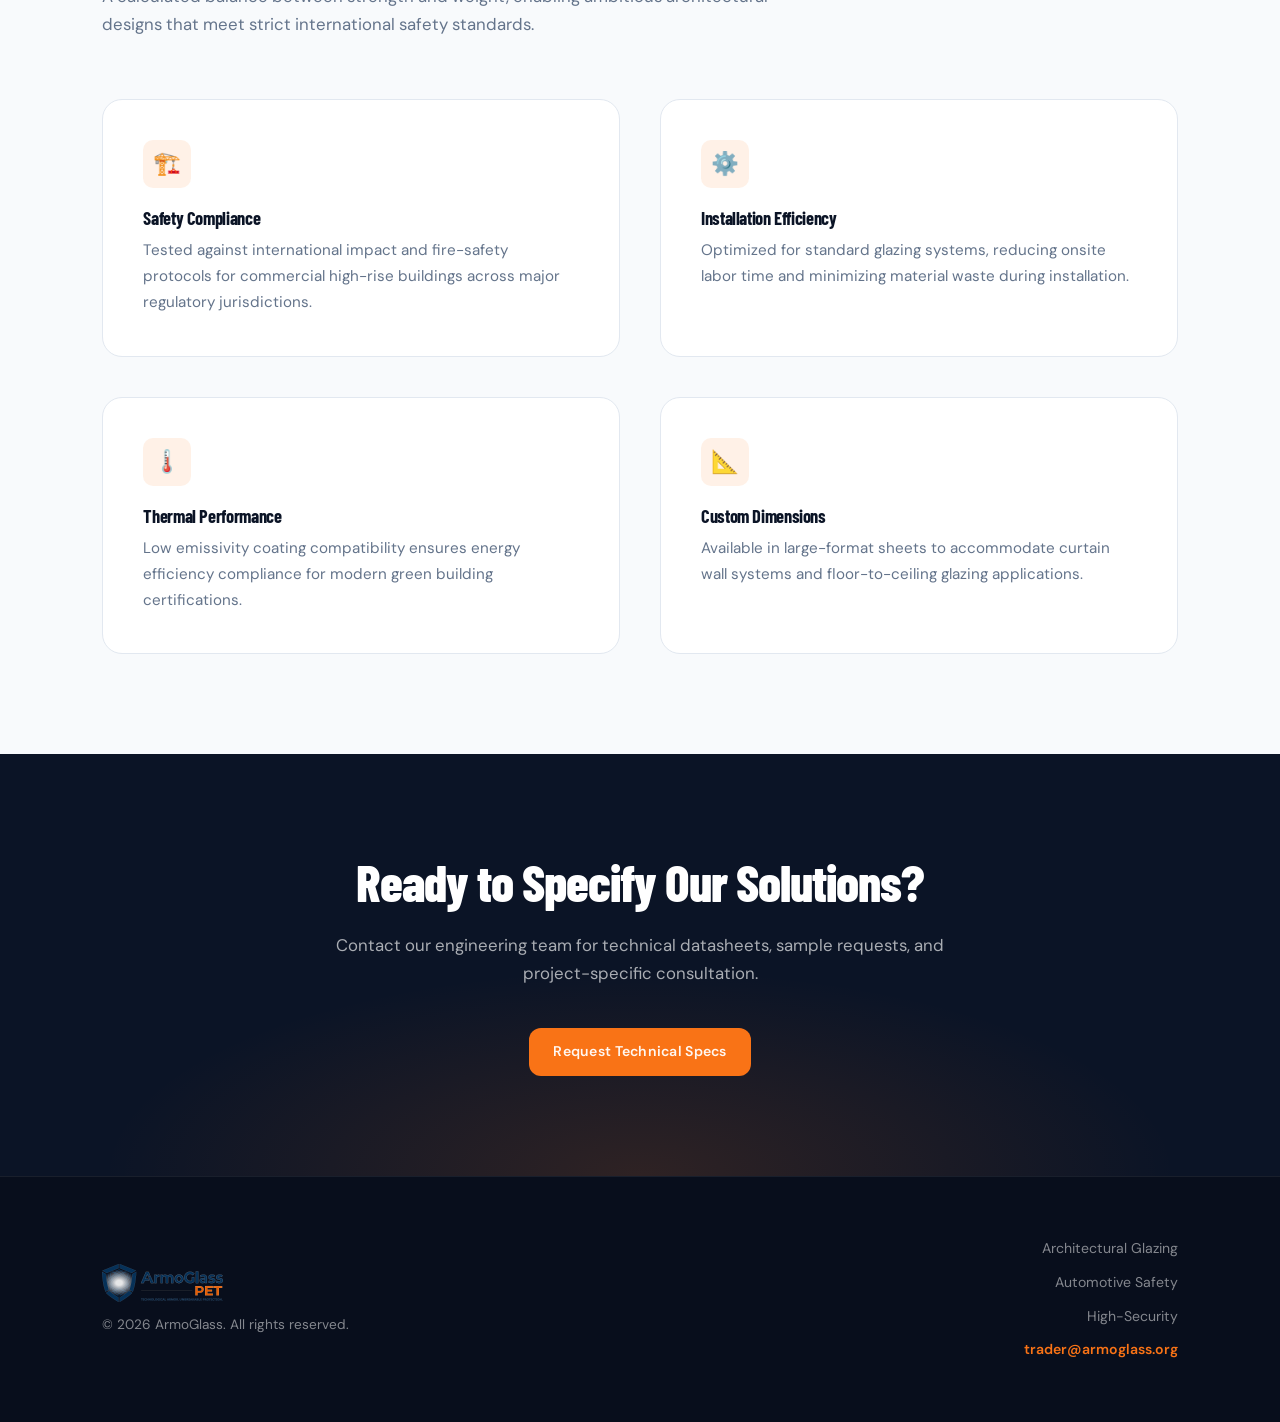
<file: glazing.html>
<!DOCTYPE html>
<html lang="en">
<head>
    <meta charset="UTF-8">
    <meta name="viewport" content="width=device-width, initial-scale=1.0">
    <title>Architectural Glazing | ArmoGlass PET</title>
    <link rel="preconnect" href="https://fonts.googleapis.com">
    <link href="https://fonts.googleapis.com/css2?family=Barlow+Condensed:wght@400;600;700;800&family=DM+Sans:wght@300;400;500;600&display=swap" rel="stylesheet">
    <style>
        :root { --dark-blue: #0b1426; --mid-blue: #1a2d4f; --accent: #f97316; --accent-dim: #c45d0e; --text: #1e293b; --text-muted: #64748b; --bg: #ffffff; --bg-subtle: #f8fafc; --border: #e2e8f0; --font-display: 'Barlow Condensed', sans-serif; --font-body: 'DM Sans', sans-serif; --radius: 12px; --radius-lg: 20px; --shadow-lg: 0 20px 40px rgba(0,0,0,0.14); --transition: 0.3s cubic-bezier(0.4,0,0.2,1); }
        *, *::before, *::after { box-sizing: border-box; margin: 0; padding: 0; }
        body { font-family: var(--font-body); color: var(--text); line-height: 1.7; background: var(--bg); -webkit-font-smoothing: antialiased; }
        h1,h2,h3,h4 { font-family: var(--font-display); letter-spacing: -0.02em; line-height: 1.1; }
        a { color: inherit; text-decoration: none; }
        img { max-width: 100%; display: block; }

        header { padding: 0 8%; height: 80px; display: flex; justify-content: space-between; align-items: center; position: sticky; top: 0; z-index: 100; background: rgba(255,255,255,0.95); backdrop-filter: blur(12px); border-bottom: 1px solid var(--border); }
        .logo { height: 44px; }
        nav { display: flex; align-items: center; gap: 8px; }
        nav a { font-family: var(--font-body); font-weight: 500; font-size: 0.92rem; color: var(--text-muted); padding: 8px 14px; border-radius: var(--radius); transition: color var(--transition), background var(--transition); }
        nav a:hover { color: var(--text); background: var(--bg-subtle); }
        nav a.active { color: var(--accent); font-weight: 600; }
        .btn { display: inline-flex; align-items: center; gap: 8px; padding: 10px 22px; background: var(--dark-blue); color: #fff !important; font-family: var(--font-body); font-weight: 600; font-size: 0.88rem; border-radius: var(--radius); border: 2px solid transparent; transition: background var(--transition), transform var(--transition), box-shadow var(--transition); cursor: pointer; text-decoration: none; letter-spacing: 0.02em; }
        .btn:hover { background: var(--mid-blue); transform: translateY(-1px); box-shadow: 0 8px 20px rgba(11,20,38,0.25); }
        .btn-accent { background: var(--accent); }
        .btn-accent:hover { background: var(--accent-dim); }

        .page-hero { position: relative; padding: 130px 8% 100px; overflow: hidden; color: #fff; min-height: 500px; display: flex; flex-direction: column; justify-content: flex-end; }
        .page-hero::before { content: ''; position: absolute; inset: 0; background: linear-gradient(135deg, rgba(11,20,38,0.97) 0%, rgba(26,45,79,0.88) 60%, rgba(249,115,22,0.15) 100%); z-index: 1; }
        .page-hero-bg { position: absolute; inset: 0; background-size: cover; background-position: center; z-index: 0; filter: saturate(1.2); }
        .page-hero-content { position: relative; z-index: 2; max-width: 760px; }
        .hero-eyebrow { display: inline-block; font-family: var(--font-body); font-size: 0.8rem; font-weight: 600; letter-spacing: 0.12em; text-transform: uppercase; color: var(--accent); margin-bottom: 20px; border: 1px solid rgba(249,115,22,0.4); padding: 5px 14px; border-radius: 100px; }
        .page-hero h1 { font-size: clamp(3rem, 6vw, 5.5rem); font-weight: 800; color: #fff; margin-bottom: 24px; line-height: 1; }
        .page-hero p { font-size: 1.15rem; color: rgba(255,255,255,0.75); max-width: 580px; line-height: 1.7; }

        .section { padding: 100px 8%; }
        .section-alt { background: var(--bg-subtle); }
        .section-label { font-family: var(--font-body); font-size: 0.78rem; font-weight: 700; letter-spacing: 0.14em; text-transform: uppercase; color: var(--accent); margin-bottom: 16px; display: block; }
        .section h2 { font-size: clamp(2rem, 4vw, 3rem); font-weight: 700; color: var(--dark-blue); margin-bottom: 20px; }
        .section > p { font-size: 1.05rem; color: var(--text-muted); max-width: 680px; margin-bottom: 60px; }
        .grid-3 { display: grid; grid-template-columns: repeat(3, 1fr); gap: 24px; }
        .grid-2 { display: grid; grid-template-columns: 1fr 1fr; gap: 40px; }
        .card { padding: 40px; border: 1px solid var(--border); border-radius: var(--radius-lg); background: var(--bg); transition: transform var(--transition), box-shadow var(--transition), border-color var(--transition); }
        .card:hover { transform: translateY(-6px); box-shadow: var(--shadow-lg); border-color: var(--accent); }
        .card-icon { width: 48px; height: 48px; background: rgba(249,115,22,0.1); border-radius: 10px; display: flex; align-items: center; justify-content: center; margin-bottom: 20px; font-size: 1.4rem; }
        .card h4 { font-size: 1.15rem; font-weight: 700; margin-bottom: 10px; color: var(--dark-blue); }
        .card p { font-size: 0.95rem; color: var(--text-muted); line-height: 1.7; }
        .tech-box { padding: 32px; border-left: 4px solid var(--accent); background: var(--bg-subtle); border-radius: 0 var(--radius) var(--radius) 0; transition: background var(--transition); }
        .tech-box:hover { background: #fff; box-shadow: 0 4px 20px rgba(0,0,0,0.08); }
        .tech-box h3 { font-size: 1.3rem; margin-bottom: 12px; color: var(--dark-blue); }
        .tech-box p { color: var(--text-muted); font-size: 0.95rem; }

        .cta-section { padding: 100px 8%; background: var(--dark-blue); position: relative; overflow: hidden; text-align: center; }
        .cta-section::before { content: ''; position: absolute; inset: 0; background: radial-gradient(ellipse 60% 70% at 50% 100%, rgba(249,115,22,0.15) 0%, transparent 70%); pointer-events: none; }
        .cta-section h2 { font-size: clamp(2.2rem, 4vw, 3.5rem); font-weight: 800; color: #fff; margin-bottom: 20px; position: relative; }
        .cta-section p { font-size: 1.05rem; color: rgba(255,255,255,0.65); max-width: 640px; margin: 0 auto 40px; position: relative; }

        footer { background: #080e1c; color: rgba(255,255,255,0.5); padding: 60px 8%; display: grid; grid-template-columns: 1fr auto; align-items: center; gap: 40px; border-top: 1px solid rgba(255,255,255,0.07); }
        .footer-brand img { height: 38px; opacity: 0.9; margin-bottom: 12px; }
        .footer-brand p { font-size: 0.85rem; line-height: 1.6; }
        .footer-links { display: flex; flex-direction: column; align-items: flex-end; gap: 10px; }
        .footer-links a { font-size: 0.88rem; color: rgba(255,255,255,0.5); transition: color var(--transition); }
        .footer-links a:hover { color: var(--accent); }
        .footer-email { color: var(--accent) !important; font-weight: 600; }

        /* Modal */
        .modal-overlay { position: fixed; inset: 0; background: rgba(8,14,28,0.75); backdrop-filter: blur(6px); z-index: 1000; display: flex; align-items: center; justify-content: center; padding: 20px; opacity: 0; pointer-events: none; transition: opacity 0.3s ease; }
        .modal-overlay.open { opacity: 1; pointer-events: all; }
        .modal { background: #fff; border-radius: 20px; padding: 48px; max-width: 600px; width: 100%; position: relative; transform: translateY(24px) scale(0.97); transition: transform 0.35s cubic-bezier(0.34,1.56,0.64,1); max-height: 90vh; overflow-y: auto; }
        .modal-overlay.open .modal { transform: translateY(0) scale(1); }
        .modal-close { position: absolute; top: 20px; right: 20px; background: var(--bg-subtle); border: none; width: 36px; height: 36px; border-radius: 50%; font-size: 0.9rem; cursor: pointer; color: var(--text-muted); transition: background 0.2s, color 0.2s; }
        .modal-close:hover { background: var(--border); color: var(--text); }
        .modal-header { margin-bottom: 32px; }
        .modal-form { display: flex; flex-direction: column; gap: 20px; }
        .form-row { display: grid; grid-template-columns: 1fr 1fr; gap: 16px; }
        .form-group { display: flex; flex-direction: column; gap: 6px; }
        .form-group label { font-size: 0.82rem; font-weight: 600; letter-spacing: 0.05em; text-transform: uppercase; color: var(--text-muted); }
        .form-group input, .form-group select, .form-group textarea { padding: 12px 16px; border: 1.5px solid var(--border); border-radius: 10px; font-family: var(--font-body); font-size: 0.95rem; color: var(--text); background: var(--bg); outline: none; transition: border-color 0.2s; resize: none; }
        .form-group input:focus, .form-group select:focus, .form-group textarea:focus { border-color: var(--accent); }
        .modal-success { display: none; flex-direction: column; align-items: center; text-align: center; padding: 40px 0 20px; gap: 12px; }
        .modal-success.visible { display: flex; }
        .success-icon { width: 60px; height: 60px; background: #dcfce7; color: #16a34a; border-radius: 50%; display: flex; align-items: center; justify-content: center; font-size: 1.6rem; font-weight: 700; margin-bottom: 8px; }
        .modal-success h3 { font-size: 1.6rem; color: var(--dark-blue); }
        .modal-success p { color: var(--text-muted); }

        @media (max-width: 1024px) { .grid-3 { grid-template-columns: 1fr 1fr; } }
        @media (max-width: 768px) { header { padding: 0 5%; } nav a:not(.btn) { display: none; } .page-hero, .section, .cta-section { padding-left: 5%; padding-right: 5%; } .grid-3, .grid-2 { grid-template-columns: 1fr; } footer { grid-template-columns: 1fr; } .footer-links { align-items: flex-start; } }
        @media (max-width: 600px) { .modal { padding: 28px 20px; } .form-row { grid-template-columns: 1fr; } }
    </style>
</head>
<body>

<header>
    <img src="logo.png" alt="ArmoGlass PET" class="logo">
    <nav>
        <a href="index.html">Home</a>
        <a href="glazing.html" class="active">Glazing</a>
        <a href="automotive.html">Automotive</a>
        <a href="security.html">High-Security</a>
        <a href="mailto:trader@armoglass.org" class="btn btn-accent">Contact Us</a>
    </nav>
</header>

<section class="page-hero">
    <div class="page-hero-bg" style="background-image: url('architectural-glass.jpg');"></div>
    <div class="page-hero-content">
        <span class="hero-eyebrow">Architectural Glazing</span>
        <h1>Redefining Urban<br>Resilience</h1>
        <p>Molecular engineering for high-rise safety. Advanced protection matrices that integrate seamlessly into ambitious architectural designs.</p>
    </div>
</section>

<section class="section">
    <span class="section-label">Technology</span>
    <h2>The New Standard in<br>Urban Construction</h2>
    <p>In modern architecture, glass facades are the building's primary interface with the environment. ArmoGlass provides protection solutions that never compromise on aesthetics.</p>
    <div class="grid-3">
        <div class="tech-box">
            <h3>Molecular Integrity</h3>
            <p>Our material is engineered to absorb impact energy at the molecular level, ensuring stability under extreme mechanical stress without visible deformation.</p>
        </div>
        <div class="tech-box">
            <h3>Optical Clarity</h3>
            <p>We prioritize visual perfection. Our solutions maintain 99.9% light transmission, ensuring your architectural vision is never compromised by protective layers.</p>
        </div>
        <div class="tech-box">
            <h3>Environmental Resistance</h3>
            <p>Designed for the urban landscape — our laminates resist UV degradation, thermal expansion, and pollution, providing a decades-long lifespan.</p>
        </div>
    </div>
</section>

<section class="section section-alt">
    <span class="section-label">Performance</span>
    <h2>Technical Performance Overview</h2>
    <p>A calculated balance between strength and weight, enabling ambitious architectural designs that meet strict international safety standards.</p>
    <div class="grid-2">
        <div class="card">
            <div class="card-icon">🏗️</div>
            <h4>Safety Compliance</h4>
            <p>Tested against international impact and fire-safety protocols for commercial high-rise buildings across major regulatory jurisdictions.</p>
        </div>
        <div class="card">
            <div class="card-icon">⚙️</div>
            <h4>Installation Efficiency</h4>
            <p>Optimized for standard glazing systems, reducing onsite labor time and minimizing material waste during installation.</p>
        </div>
        <div class="card">
            <div class="card-icon">🌡️</div>
            <h4>Thermal Performance</h4>
            <p>Low emissivity coating compatibility ensures energy efficiency compliance for modern green building certifications.</p>
        </div>
        <div class="card">
            <div class="card-icon">📐</div>
            <h4>Custom Dimensions</h4>
            <p>Available in large-format sheets to accommodate curtain wall systems and floor-to-ceiling glazing applications.</p>
        </div>
    </div>
</section>

<section class="cta-section">
    <h2>Ready to Specify Our Solutions?</h2>
    <p>Contact our engineering team for technical datasheets, sample requests, and project-specific consultation.</p>
    <a href="#" class="btn btn-accent" onclick="openModal(); return false;">Request Technical Specs</a>
</section>

<!-- Contact Modal -->
<div id="contactModal" class="modal-overlay" onclick="closeModalOutside(event)">
    <div class="modal">
        <button class="modal-close" onclick="closeModal()">✕</button>
        <div class="modal-header">
            <span class="hero-eyebrow" style="color: var(--accent);">Get in Touch</span>
            <h2 style="font-size: 2rem; color: var(--dark-blue); font-family: 'Barlow Condensed', sans-serif; margin-top: 12px;">Request Technical Specs</h2>
            <p style="color: var(--text-muted); margin-top: 8px; font-size: 0.95rem;">Fill in your details and our engineering team will respond within 24 hours.</p>
        </div>
        <form class="modal-form" onsubmit="submitForm(event)">
            <div class="form-row">
                <div class="form-group">
                    <label>Full Name</label>
                    <input type="text" name="name" placeholder="John Smith" required>
                </div>
                <div class="form-group">
                    <label>Company</label>
                    <input type="text" name="company" placeholder="Your Company Ltd.">
                </div>
            </div>
            <div class="form-group">
                <label>Email Address</label>
                <input type="email" name="email" placeholder="john@company.com" required>
            </div>
            <div class="form-group">
                <label>Project Type</label>
                <select name="project">
                    <option value="" disabled selected>Select project type</option>
                    <option>Commercial High-Rise</option>
                    <option>Residential Building</option>
                    <option>Curtain Wall System</option>
                    <option>Retrofit / Renovation</option>
                    <option>Other</option>
                </select>
            </div>
            <div class="form-group">
                <label>Message</label>
                <textarea name="message" placeholder="Describe your project or request specific datasheets..." rows="4"></textarea>
            </div>
            <a href="#" class="btn btn-accent" onclick="submitForm2(event)" style="width: 100%; justify-content: center; padding: 14px;">
                Send Request →
            </a>
        </form>
        <div class="modal-success" id="modalSuccess">
            <div class="success-icon">✓</div>
            <h3>Request Sent</h3>
            <p>Thank you. Our engineering team will contact you within 24 hours.</p>
            <a href="mailto:trader@armoglass.org" style="color: var(--accent); font-size: 0.9rem;">Or write directly: trader@armoglass.org</a>
        </div>
    </div>
</div>

<footer>
    <div class="footer-brand">
        <img src="logo.png" alt="ArmoGlass PET">
        <p>&copy; 2026 ArmoGlass. All rights reserved.</p>
    </div>
    <div class="footer-links">
        <a href="glazing.html">Architectural Glazing</a>
        <a href="automotive.html">Automotive Safety</a>
        <a href="security.html">High-Security</a>
        <a href="mailto:trader@armoglass.org" class="footer-email">trader@armoglass.org</a>
    </div>
</footer>

<script>
function openModal() {
    document.getElementById('contactModal').classList.add('open');
    document.body.style.overflow = 'hidden';
}
function closeModal() {
    document.getElementById('contactModal').classList.remove('open');
    document.body.style.overflow = '';
}
function closeModalOutside(e) {
    if (e.target === document.getElementById('contactModal')) closeModal();
}
function submitForm(e) { e.preventDefault(); doSubmit(e.target); }
function submitForm2(e) {
    e.preventDefault();
    const form = document.querySelector('.modal-form');
    doSubmit(form);
}
function doSubmit(form) {
    const name = form.name.value;
    const email = form.email.value;
    const project = form.project.value || 'Not specified';
    const message = form.message.value;
    const subject = encodeURIComponent('Technical Specs Request from ' + name);
    const body = encodeURIComponent(
        'Name: ' + name + '\n' +
        'Email: ' + email + '\n' +
        'Project Type: ' + project + '\n\n' +
        'Message:\n' + message
    );
    window.location.href = 'mailto:trader@armoglass.org?subject=' + subject + '&body=' + body;
    form.style.display = 'none';
    document.getElementById('modalSuccess').classList.add('visible');
}
document.addEventListener('keydown', function(e) { if (e.key === 'Escape') closeModal(); });
</script>

</body>
</html>
</file>
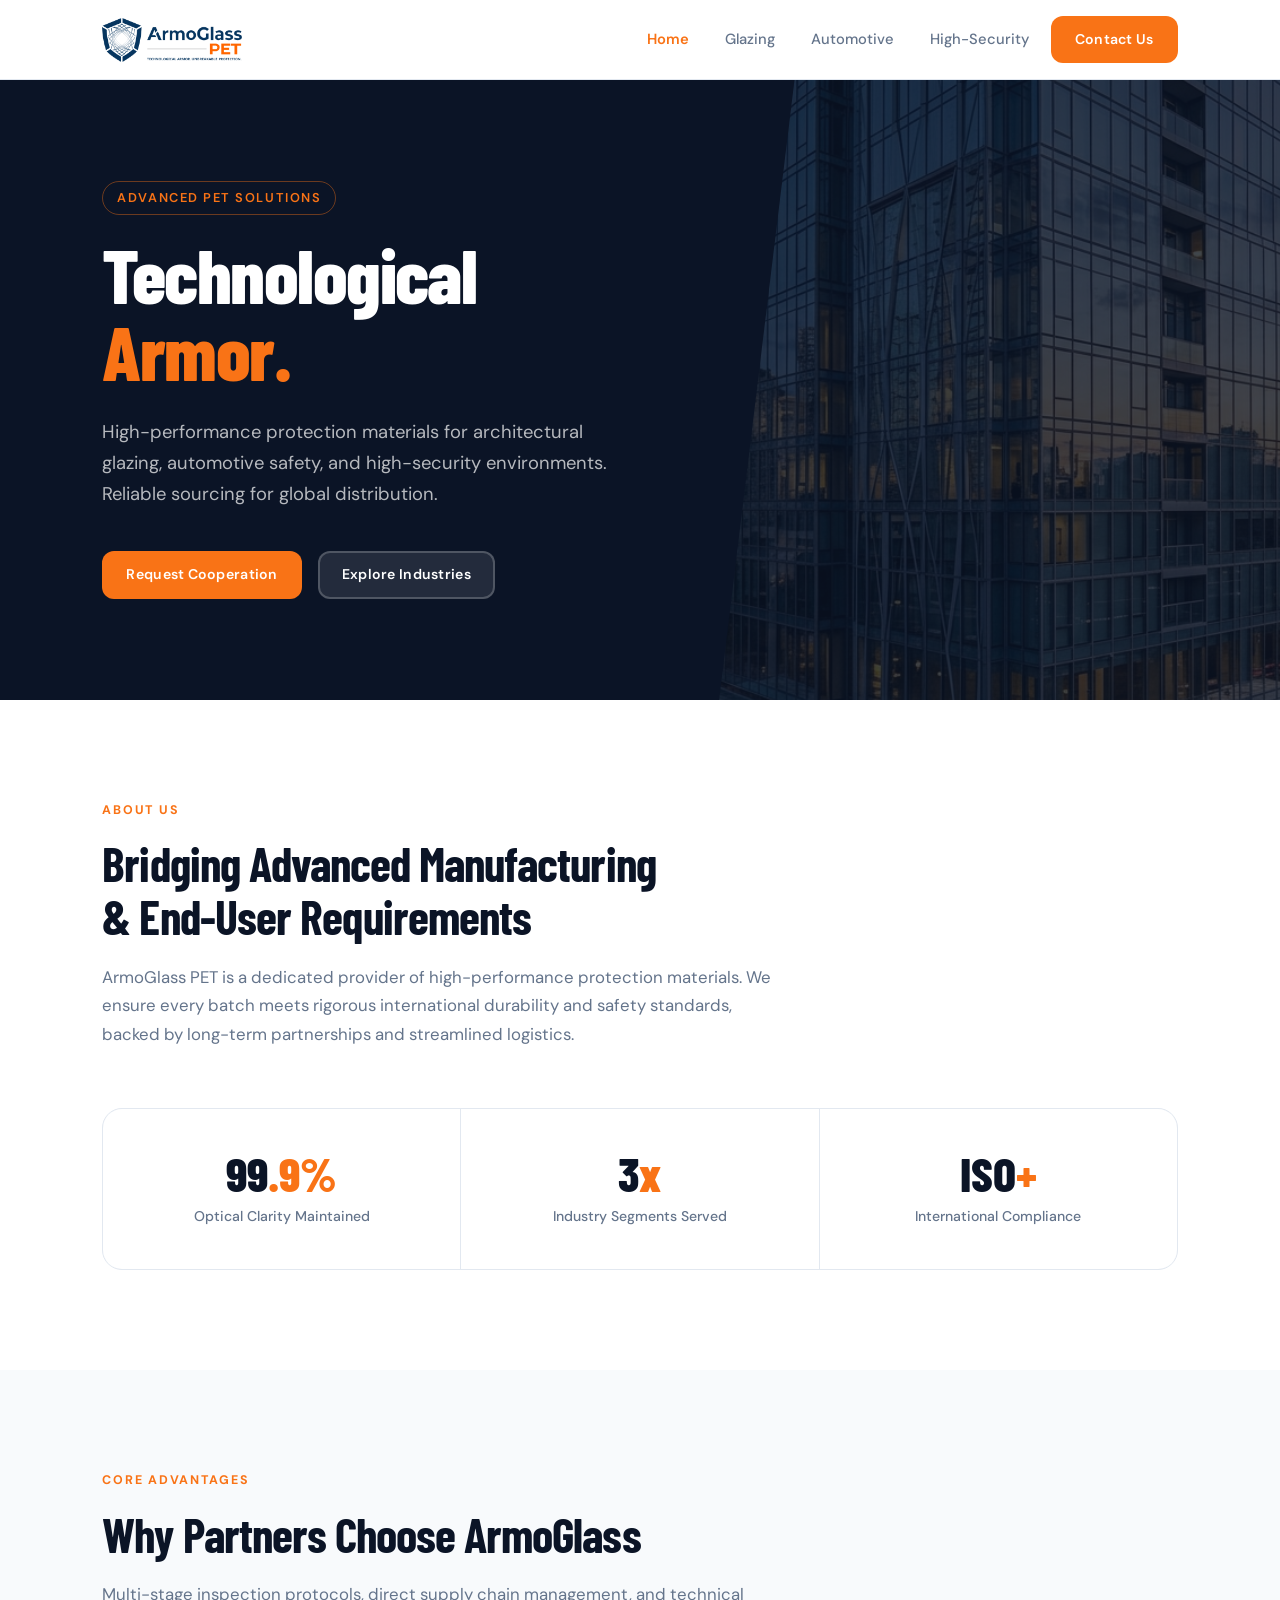
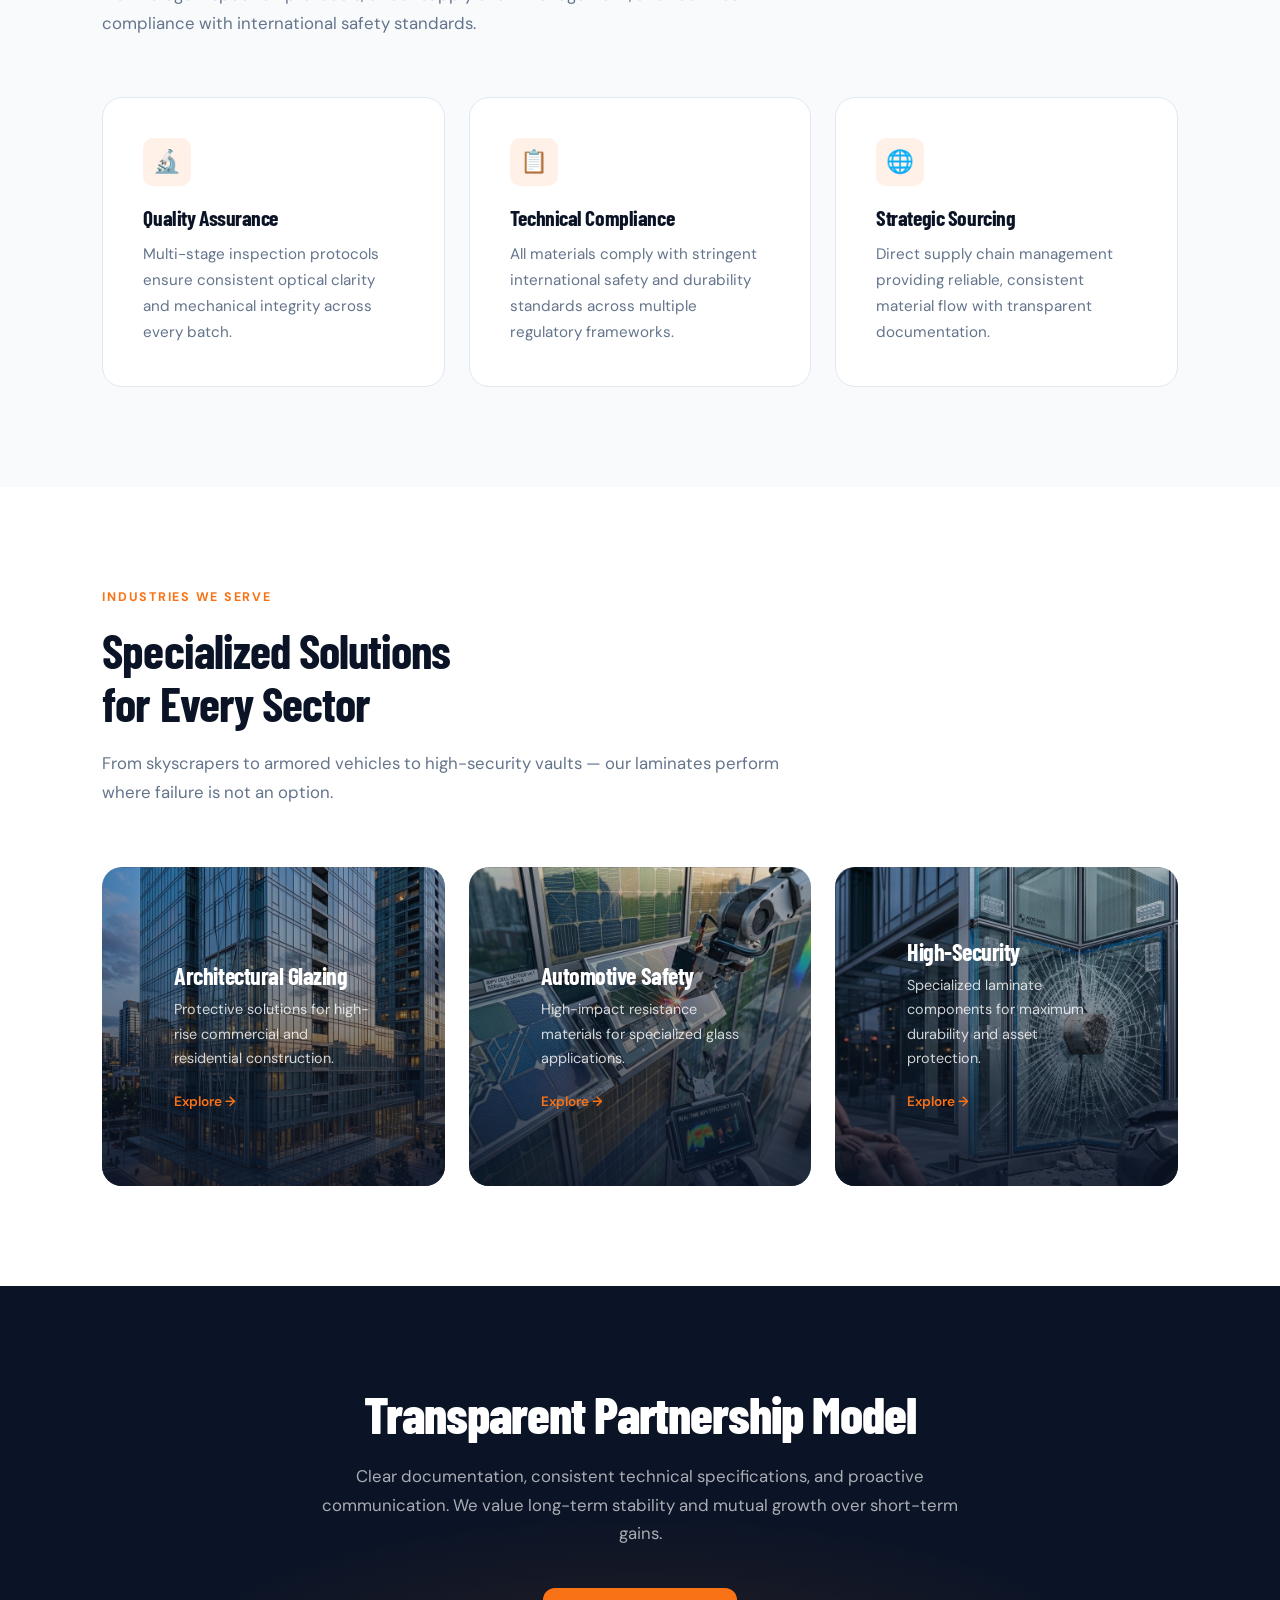
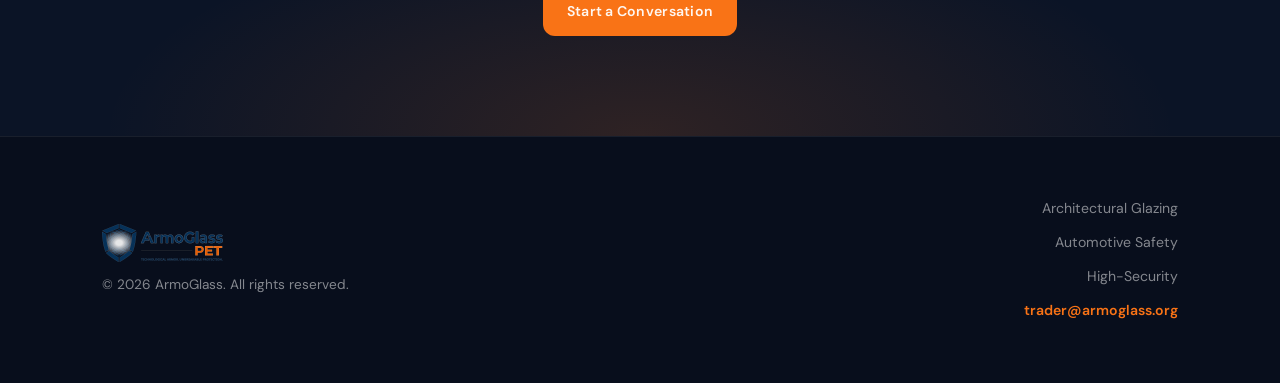
<file: index_old.html>
<!DOCTYPE html>
<html lang="en">
<head>
    <meta charset="UTF-8">
    <meta name="viewport" content="width=device-width, initial-scale=1.0">
    <title>ArmoGlass PET | Technological Armor & Protection Solutions</title>
    <link rel="stylesheet" href="style.css">
</head>
<body>

<header>
    <img src="logo.png" alt="ArmoGlass PET" class="logo">
    <nav>
        <a href="index.html" class="active">Home</a>
        <a href="glazing.html">Glazing</a>
        <a href="automotive.html">Automotive</a>
        <a href="security.html">High-Security</a>
        <a href="mailto:trader@armoglass.org" class="btn btn-accent">Contact Us</a>
    </nav>
</header>

<section class="home-hero">
    <div class="home-hero-content">
        <span class="hero-eyebrow">Advanced PET Solutions</span>
        <h1>Technological<span>Armor.</span></h1>
        <p>High-performance protection materials for architectural glazing, automotive safety, and high-security environments. Reliable sourcing for global distribution.</p>
        <div class="hero-cta-group">
            <a href="mailto:trader@armoglass.org" class="btn btn-accent">Request Cooperation</a>
            <a href="#industries" class="btn" style="background: rgba(255,255,255,0.1); border-color: rgba(255,255,255,0.2);">Explore Industries</a>
        </div>
    </div>
</section>

<section class="section">
    <span class="section-label">About Us</span>
    <h2>Bridging Advanced Manufacturing<br>& End-User Requirements</h2>
    <p class="section-lead">ArmoGlass PET is a dedicated provider of high-performance protection materials. We ensure every batch meets rigorous international durability and safety standards, backed by long-term partnerships and streamlined logistics.</p>

    <div class="stat-strip">
        <div class="stat-item">
            <div class="stat-number">99<span>.9%</span></div>
            <div class="stat-label">Optical Clarity Maintained</div>
        </div>
        <div class="stat-item">
            <div class="stat-number">3<span>x</span></div>
            <div class="stat-label">Industry Segments Served</div>
        </div>
        <div class="stat-item">
            <div class="stat-number">ISO<span>+</span></div>
            <div class="stat-label">International Compliance</div>
        </div>
    </div>
</section>

<section class="section section-alt">
    <span class="section-label">Core Advantages</span>
    <h2>Why Partners Choose ArmoGlass</h2>
    <p>Multi-stage inspection protocols, direct supply chain management, and technical compliance with international safety standards.</p>
    <div class="grid-3">
        <div class="card">
            <div class="card-icon">🔬</div>
            <h3>Quality Assurance</h3>
            <p>Multi-stage inspection protocols ensure consistent optical clarity and mechanical integrity across every batch.</p>
        </div>
        <div class="card">
            <div class="card-icon">📋</div>
            <h3>Technical Compliance</h3>
            <p>All materials comply with stringent international safety and durability standards across multiple regulatory frameworks.</p>
        </div>
        <div class="card">
            <div class="card-icon">🌐</div>
            <h3>Strategic Sourcing</h3>
            <p>Direct supply chain management providing reliable, consistent material flow with transparent documentation.</p>
        </div>
    </div>
</section>

<section id="industries" class="section">
    <span class="section-label">Industries We Serve</span>
    <h2>Specialized Solutions<br>for Every Sector</h2>
    <p>From skyscrapers to armored vehicles to high-security vaults — our laminates perform where failure is not an option.</p>
    <div class="grid-3">
        <a href="glazing.html" class="card card-industry">
            <div class="card-industry-bg" style="background-image: url('architectural-glass.jpg');"></div>
            <div class="card-industry-content">
                <h3>Architectural Glazing</h3>
                <p>Protective solutions for high-rise commercial and residential construction.</p>
                <span class="card-industry-arrow">Explore →</span>
            </div>
        </a>
        <a href="automotive.html" class="card card-industry">
            <div class="card-industry-bg" style="background-image: url('techno-glass.jpg');"></div>
            <div class="card-industry-content">
                <h3>Automotive Safety</h3>
                <p>High-impact resistance materials for specialized glass applications.</p>
                <span class="card-industry-arrow">Explore →</span>
            </div>
        </a>
        <a href="security.html" class="card card-industry">
            <div class="card-industry-bg" style="background-image: url('broke-glass.jpg');"></div>
            <div class="card-industry-content">
                <h3>High-Security</h3>
                <p>Specialized laminate components for maximum durability and asset protection.</p>
                <span class="card-industry-arrow">Explore →</span>
            </div>
        </a>
    </div>
</section>

<section class="cta-section">
    <h2>Transparent Partnership Model</h2>
    <p>Clear documentation, consistent technical specifications, and proactive communication. We value long-term stability and mutual growth over short-term gains.</p>
    <a href="mailto:trader@armoglass.org" class="btn btn-accent">Start a Conversation</a>
</section>

<footer>
    <div class="footer-brand">
        <img src="logo.png" alt="ArmoGlass PET">
        <p>&copy; 2026 ArmoGlass. All rights reserved.</p>
    </div>
    <div class="footer-links">
        <a href="glazing.html">Architectural Glazing</a>
        <a href="automotive.html">Automotive Safety</a>
        <a href="security.html">High-Security</a>
        <a href="mailto:trader@armoglass.org" class="footer-email">trader@armoglass.org</a>
    </div>
</footer>

</body>
</html>
</file>
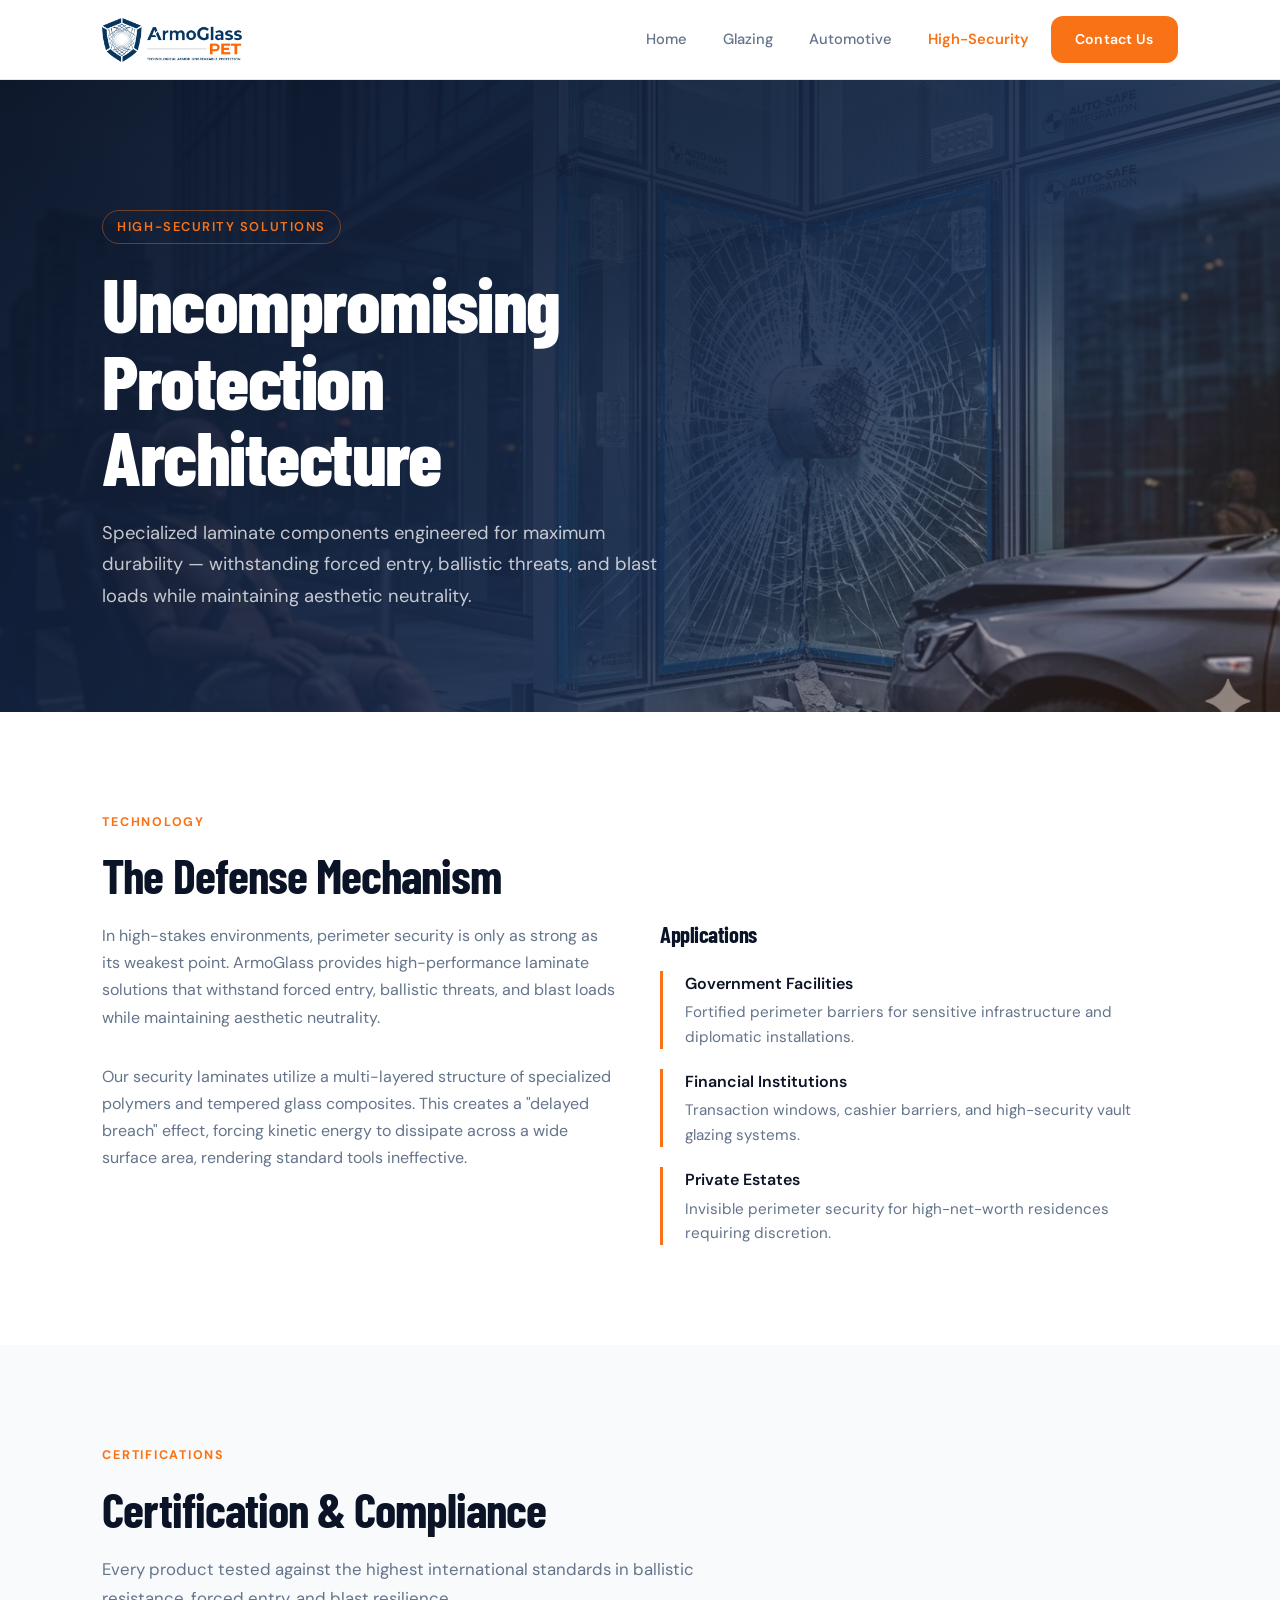
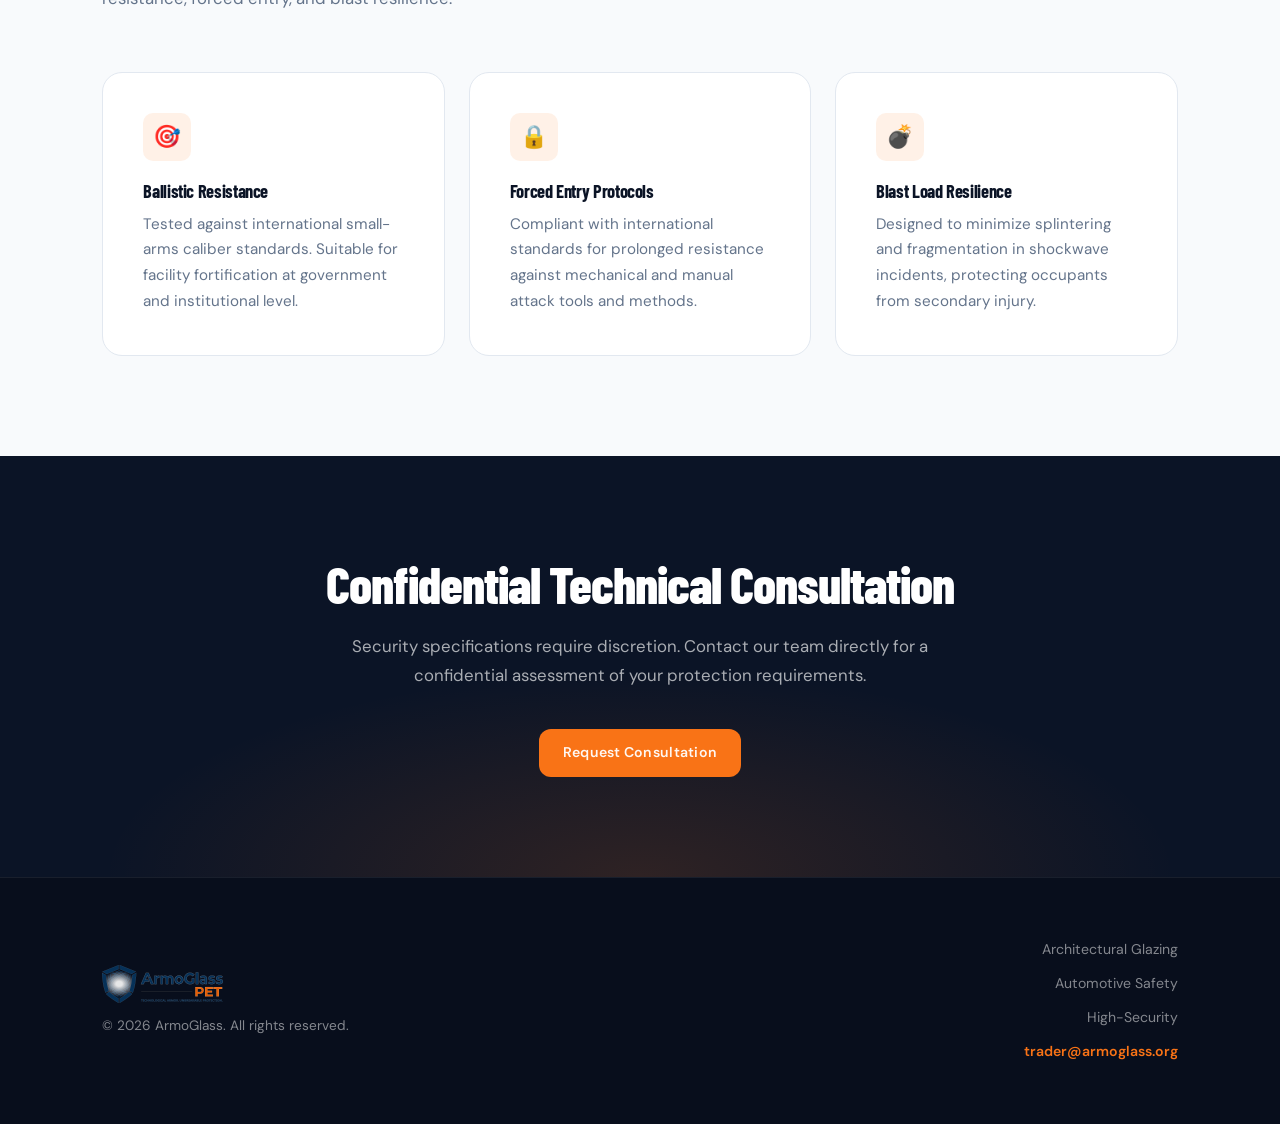
<file: security.html>
<!DOCTYPE html>
<html lang="en">
<head>
    <meta charset="UTF-8">
    <meta name="viewport" content="width=device-width, initial-scale=1.0">
    <title>High-Security Solutions | ArmoGlass PET</title>
    <link rel="preconnect" href="https://fonts.googleapis.com">
    <link href="https://fonts.googleapis.com/css2?family=Barlow+Condensed:wght@400;600;700;800&family=DM+Sans:wght@300;400;500;600&display=swap" rel="stylesheet">
    <style>
        :root { --dark-blue: #0b1426; --mid-blue: #1a2d4f; --accent: #f97316; --accent-dim: #c45d0e; --text: #1e293b; --text-muted: #64748b; --bg: #ffffff; --bg-subtle: #f8fafc; --border: #e2e8f0; --font-display: 'Barlow Condensed', sans-serif; --font-body: 'DM Sans', sans-serif; --radius: 12px; --radius-lg: 20px; --shadow-lg: 0 20px 40px rgba(0,0,0,0.14); --transition: 0.3s cubic-bezier(0.4,0,0.2,1); }
        *, *::before, *::after { box-sizing: border-box; margin: 0; padding: 0; }
        body { font-family: var(--font-body); color: var(--text); line-height: 1.7; background: var(--bg); -webkit-font-smoothing: antialiased; }
        h1,h2,h3,h4 { font-family: var(--font-display); letter-spacing: -0.02em; line-height: 1.1; }
        a { color: inherit; text-decoration: none; }
        img { max-width: 100%; display: block; }

        header { padding: 0 8%; height: 80px; display: flex; justify-content: space-between; align-items: center; position: sticky; top: 0; z-index: 100; background: rgba(255,255,255,0.95); backdrop-filter: blur(12px); border-bottom: 1px solid var(--border); }
        .logo { height: 44px; }
        nav { display: flex; align-items: center; gap: 8px; }
        nav a { font-family: var(--font-body); font-weight: 500; font-size: 0.92rem; color: var(--text-muted); padding: 8px 14px; border-radius: var(--radius); transition: color var(--transition), background var(--transition); }
        nav a:hover { color: var(--text); background: var(--bg-subtle); }
        nav a.active { color: var(--accent); font-weight: 600; }
        .btn { display: inline-flex; align-items: center; gap: 8px; padding: 10px 22px; background: var(--dark-blue); color: #fff !important; font-family: var(--font-body); font-weight: 600; font-size: 0.88rem; border-radius: var(--radius); border: 2px solid transparent; transition: background var(--transition), transform var(--transition), box-shadow var(--transition); cursor: pointer; text-decoration: none; letter-spacing: 0.02em; }
        .btn:hover { background: var(--mid-blue); transform: translateY(-1px); box-shadow: 0 8px 20px rgba(11,20,38,0.25); }
        .btn-accent { background: var(--accent); }
        .btn-accent:hover { background: var(--accent-dim); }

        .page-hero { position: relative; padding: 130px 8% 100px; overflow: hidden; color: #fff; min-height: 500px; display: flex; flex-direction: column; justify-content: flex-end; }
        .page-hero::before { content: ''; position: absolute; inset: 0; background: linear-gradient(135deg, rgba(11,20,38,0.97) 0%, rgba(26,45,79,0.88) 60%, rgba(249,115,22,0.15) 100%); z-index: 1; }
        .page-hero-bg { position: absolute; inset: 0; background-size: cover; background-position: center; z-index: 0; filter: saturate(1.2); }
        .page-hero-content { position: relative; z-index: 2; max-width: 760px; }
        .hero-eyebrow { display: inline-block; font-family: var(--font-body); font-size: 0.8rem; font-weight: 600; letter-spacing: 0.12em; text-transform: uppercase; color: var(--accent); margin-bottom: 20px; border: 1px solid rgba(249,115,22,0.4); padding: 5px 14px; border-radius: 100px; }
        .page-hero h1 { font-size: clamp(3rem, 6vw, 5.5rem); font-weight: 800; color: #fff; margin-bottom: 24px; line-height: 1; }
        .page-hero p { font-size: 1.15rem; color: rgba(255,255,255,0.75); max-width: 580px; line-height: 1.7; }

        .section { padding: 100px 8%; }
        .section-alt { background: var(--bg-subtle); }
        .section-label { font-family: var(--font-body); font-size: 0.78rem; font-weight: 700; letter-spacing: 0.14em; text-transform: uppercase; color: var(--accent); margin-bottom: 16px; display: block; }
        .section h2 { font-size: clamp(2rem, 4vw, 3rem); font-weight: 700; color: var(--dark-blue); margin-bottom: 20px; }
        .section > p { font-size: 1.05rem; color: var(--text-muted); max-width: 680px; margin-bottom: 60px; }
        .grid-3 { display: grid; grid-template-columns: repeat(3, 1fr); gap: 24px; }
        .grid-2 { display: grid; grid-template-columns: 1fr 1fr; gap: 40px; }
        .card { padding: 40px; border: 1px solid var(--border); border-radius: var(--radius-lg); background: var(--bg); transition: transform var(--transition), box-shadow var(--transition), border-color var(--transition); }
        .card:hover { transform: translateY(-6px); box-shadow: var(--shadow-lg); border-color: var(--accent); }
        .card-icon { width: 48px; height: 48px; background: rgba(249,115,22,0.1); border-radius: 10px; display: flex; align-items: center; justify-content: center; margin-bottom: 20px; font-size: 1.4rem; }
        .card h4 { font-size: 1.15rem; font-weight: 700; margin-bottom: 10px; color: var(--dark-blue); }
        .card p { font-size: 0.95rem; color: var(--text-muted); line-height: 1.7; }
        .bullet-list { list-style: none; padding: 0; display: flex; flex-direction: column; gap: 20px; }
        .bullet-list li { padding-left: 22px; border-left: 3px solid var(--accent); font-size: 0.95rem; color: var(--text-muted); line-height: 1.6; }
        .bullet-list li strong { display: block; font-weight: 600; color: var(--dark-blue); margin-bottom: 4px; font-size: 1rem; }

        .cta-section { padding: 100px 8%; background: var(--dark-blue); position: relative; overflow: hidden; text-align: center; }
        .cta-section::before { content: ''; position: absolute; inset: 0; background: radial-gradient(ellipse 60% 70% at 50% 100%, rgba(249,115,22,0.15) 0%, transparent 70%); pointer-events: none; }
        .cta-section h2 { font-size: clamp(2.2rem, 4vw, 3.5rem); font-weight: 800; color: #fff; margin-bottom: 20px; position: relative; }
        .cta-section p { font-size: 1.05rem; color: rgba(255,255,255,0.65); max-width: 640px; margin: 0 auto 40px; position: relative; }

        footer { background: #080e1c; color: rgba(255,255,255,0.5); padding: 60px 8%; display: grid; grid-template-columns: 1fr auto; align-items: center; gap: 40px; border-top: 1px solid rgba(255,255,255,0.07); }
        .footer-brand img { height: 38px; opacity: 0.9; margin-bottom: 12px; }
        .footer-brand p { font-size: 0.85rem; line-height: 1.6; }
        .footer-links { display: flex; flex-direction: column; align-items: flex-end; gap: 10px; }
        .footer-links a { font-size: 0.88rem; color: rgba(255,255,255,0.5); transition: color var(--transition); }
        .footer-links a:hover { color: var(--accent); }
        .footer-email { color: var(--accent) !important; font-weight: 600; }

        /* Modal */
        .modal-overlay { position: fixed; inset: 0; background: rgba(8,14,28,0.75); backdrop-filter: blur(6px); z-index: 1000; display: flex; align-items: center; justify-content: center; padding: 20px; opacity: 0; pointer-events: none; transition: opacity 0.3s ease; }
        .modal-overlay.open { opacity: 1; pointer-events: all; }
        .modal { background: #fff; border-radius: 20px; padding: 48px; max-width: 600px; width: 100%; position: relative; transform: translateY(24px) scale(0.97); transition: transform 0.35s cubic-bezier(0.34,1.56,0.64,1); max-height: 90vh; overflow-y: auto; }
        .modal-overlay.open .modal { transform: translateY(0) scale(1); }
        .modal-close { position: absolute; top: 20px; right: 20px; background: var(--bg-subtle); border: none; width: 36px; height: 36px; border-radius: 50%; font-size: 0.9rem; cursor: pointer; color: var(--text-muted); transition: background 0.2s, color 0.2s; }
        .modal-close:hover { background: var(--border); color: var(--text); }
        .modal-header { margin-bottom: 32px; }
        .modal-form { display: flex; flex-direction: column; gap: 20px; }
        .form-row { display: grid; grid-template-columns: 1fr 1fr; gap: 16px; }
        .form-group { display: flex; flex-direction: column; gap: 6px; }
        .form-group label { font-size: 0.82rem; font-weight: 600; letter-spacing: 0.05em; text-transform: uppercase; color: var(--text-muted); }
        .form-group input, .form-group select, .form-group textarea { padding: 12px 16px; border: 1.5px solid var(--border); border-radius: 10px; font-family: var(--font-body); font-size: 0.95rem; color: var(--text); background: var(--bg); outline: none; transition: border-color 0.2s; resize: none; }
        .form-group input:focus, .form-group select:focus, .form-group textarea:focus { border-color: var(--accent); }
        .modal-success { display: none; flex-direction: column; align-items: center; text-align: center; padding: 40px 0 20px; gap: 12px; }
        .modal-success.visible { display: flex; }
        .success-icon { width: 60px; height: 60px; background: #dcfce7; color: #16a34a; border-radius: 50%; display: flex; align-items: center; justify-content: center; font-size: 1.6rem; font-weight: 700; margin-bottom: 8px; }
        .modal-success h3 { font-size: 1.6rem; color: var(--dark-blue); }
        .modal-success p { color: var(--text-muted); }

        @media (max-width: 1024px) { .grid-3 { grid-template-columns: 1fr 1fr; } }
        @media (max-width: 768px) { header { padding: 0 5%; } nav a:not(.btn) { display: none; } .page-hero, .section, .cta-section { padding-left: 5%; padding-right: 5%; } .grid-3, .grid-2 { grid-template-columns: 1fr; } footer { grid-template-columns: 1fr; } .footer-links { align-items: flex-start; } }
        @media (max-width: 600px) { .modal { padding: 28px 20px; } .form-row { grid-template-columns: 1fr; } }
    </style>
</head>
<body>

<header>
    <img src="logo.png" alt="ArmoGlass PET" class="logo">
    <nav>
        <a href="index.html">Home</a>
        <a href="glazing.html">Glazing</a>
        <a href="automotive.html">Automotive</a>
        <a href="security.html" class="active">High-Security</a>
        <a href="mailto:trader@armoglass.org" class="btn btn-accent">Contact Us</a>
    </nav>
</header>

<section class="page-hero">
    <div class="page-hero-bg" style="background-image: url('broke-glass.jpg');"></div>
    <div class="page-hero-content">
        <span class="hero-eyebrow">High-Security Solutions</span>
        <h1>Uncompromising<br>Protection<br>Architecture</h1>
        <p>Specialized laminate components engineered for maximum durability — withstanding forced entry, ballistic threats, and blast loads while maintaining aesthetic neutrality.</p>
    </div>
</section>

<section class="section">
    <span class="section-label">Technology</span>
    <h2>The Defense Mechanism</h2>
    <div class="grid-2">
        <div>
            <p style="margin-bottom: 32px; color: var(--text-muted);">In high-stakes environments, perimeter security is only as strong as its weakest point. ArmoGlass provides high-performance laminate solutions that withstand forced entry, ballistic threats, and blast loads while maintaining aesthetic neutrality.</p>
            <p style="color: var(--text-muted);">Our security laminates utilize a multi-layered structure of specialized polymers and tempered glass composites. This creates a "delayed breach" effect, forcing kinetic energy to dissipate across a wide surface area, rendering standard tools ineffective.</p>
        </div>
        <div>
            <h3 style="font-size: 1.4rem; margin-bottom: 24px; color: var(--dark-blue);">Applications</h3>
            <ul class="bullet-list">
                <li>
                    <strong>Government Facilities</strong>
                    Fortified perimeter barriers for sensitive infrastructure and diplomatic installations.
                </li>
                <li>
                    <strong>Financial Institutions</strong>
                    Transaction windows, cashier barriers, and high-security vault glazing systems.
                </li>
                <li>
                    <strong>Private Estates</strong>
                    Invisible perimeter security for high-net-worth residences requiring discretion.
                </li>
            </ul>
        </div>
    </div>
</section>

<section class="section section-alt">
    <span class="section-label">Certifications</span>
    <h2>Certification & Compliance</h2>
    <p>Every product tested against the highest international standards in ballistic resistance, forced entry, and blast resilience.</p>
    <div class="grid-3">
        <div class="card">
            <div class="card-icon">🎯</div>
            <h4>Ballistic Resistance</h4>
            <p>Tested against international small-arms caliber standards. Suitable for facility fortification at government and institutional level.</p>
        </div>
        <div class="card">
            <div class="card-icon">🔒</div>
            <h4>Forced Entry Protocols</h4>
            <p>Compliant with international standards for prolonged resistance against mechanical and manual attack tools and methods.</p>
        </div>
        <div class="card">
            <div class="card-icon">💣</div>
            <h4>Blast Load Resilience</h4>
            <p>Designed to minimize splintering and fragmentation in shockwave incidents, protecting occupants from secondary injury.</p>
        </div>
    </div>
</section>

<section class="cta-section">
    <h2>Confidential Technical Consultation</h2>
    <p>Security specifications require discretion. Contact our team directly for a confidential assessment of your protection requirements.</p>
    <a href="#" class="btn btn-accent" onclick="openModal(); return false;">Request Consultation</a>
</section>

<!-- Contact Modal -->
<div id="contactModal" class="modal-overlay" onclick="closeModalOutside(event)">
    <div class="modal">
        <button class="modal-close" onclick="closeModal()">✕</button>
        <div class="modal-header">
            <span class="hero-eyebrow" style="color: var(--accent);">Confidential</span>
            <h2 style="font-size: 2rem; color: var(--dark-blue); font-family: 'Barlow Condensed', sans-serif; margin-top: 12px;">Request Consultation</h2>
            <p style="color: var(--text-muted); margin-top: 8px; font-size: 0.95rem;">All inquiries are treated with full confidentiality. Our security division will respond within 24 hours.</p>
        </div>
        <form class="modal-form" onsubmit="submitForm(event)">
            <div class="form-row">
                <div class="form-group">
                    <label>Full Name</label>
                    <input type="text" name="name" placeholder="John Smith" required>
                </div>
                <div class="form-group">
                    <label>Organization</label>
                    <input type="text" name="company" placeholder="Organization / Company">
                </div>
            </div>
            <div class="form-group">
                <label>Email Address</label>
                <input type="email" name="email" placeholder="john@organization.com" required>
            </div>
            <div class="form-group">
                <label>Facility Type</label>
                <select name="facility">
                    <option value="" disabled selected>Select facility type</option>
                    <option>Government / Embassy</option>
                    <option>Financial Institution</option>
                    <option>Private Estate / Residence</option>
                    <option>Critical Infrastructure</option>
                    <option>Military / Defense</option>
                    <option>Other</option>
                </select>
            </div>
            <div class="form-group">
                <label>Protection Level Required</label>
                <select name="level">
                    <option value="" disabled selected>Select protection level</option>
                    <option>Forced Entry Resistance</option>
                    <option>Ballistic Protection</option>
                    <option>Blast / Explosion Resistance</option>
                    <option>Combined / Multi-threat</option>
                    <option>Assessment Needed</option>
                </select>
            </div>
            <div class="form-group">
                <label>Project Details</label>
                <textarea name="message" placeholder="Briefly describe the scope, location, or specific requirements. All details are treated confidentially." rows="3"></textarea>
            </div>
            <a href="#" class="btn btn-accent" onclick="submitForm2(event)" style="width: 100%; justify-content: center; padding: 14px;">
                Submit Confidential Request →
            </a>
        </form>
        <div class="modal-success" id="modalSuccess">
            <div class="success-icon">✓</div>
            <h3>Request Received</h3>
            <p>Your inquiry has been received confidentially. Our security division will contact you within 24 hours.</p>
            <a href="mailto:trader@armoglass.org" style="color: var(--accent); font-size: 0.9rem;">Or write directly: trader@armoglass.org</a>
        </div>
    </div>
</div>

<footer>
    <div class="footer-brand">
        <img src="logo.png" alt="ArmoGlass PET">
        <p>&copy; 2026 ArmoGlass. All rights reserved.</p>
    </div>
    <div class="footer-links">
        <a href="glazing.html">Architectural Glazing</a>
        <a href="automotive.html">Automotive Safety</a>
        <a href="security.html">High-Security</a>
        <a href="mailto:trader@armoglass.org" class="footer-email">trader@armoglass.org</a>
    </div>
</footer>

<script>
function openModal() {
    document.getElementById('contactModal').classList.add('open');
    document.body.style.overflow = 'hidden';
}
function closeModal() {
    document.getElementById('contactModal').classList.remove('open');
    document.body.style.overflow = '';
}
function closeModalOutside(e) {
    if (e.target === document.getElementById('contactModal')) closeModal();
}
function submitForm(e) { e.preventDefault(); doSubmit(e.target); }
function submitForm2(e) {
    e.preventDefault();
    doSubmit(document.querySelector('.modal-form'));
}
function doSubmit(form) {
    const name = form.name.value;
    const email = form.email.value;
    const facility = form.facility.value || 'Not specified';
    const level = form.level.value || 'Not specified';
    const message = form.message.value;
    const subject = encodeURIComponent('Confidential Security Consultation from ' + name);
    const body = encodeURIComponent(
        'Name: ' + name + '\n' +
        'Email: ' + email + '\n' +
        'Facility Type: ' + facility + '\n' +
        'Protection Level: ' + level + '\n\n' +
        'Project Details:\n' + message
    );
    window.location.href = 'mailto:trader@armoglass.org?subject=' + subject + '&body=' + body;
    form.style.display = 'none';
    document.getElementById('modalSuccess').classList.add('visible');
}
document.addEventListener('keydown', function(e) { if (e.key === 'Escape') closeModal(); });
</script>

</body>
</html>
</file>
<file: style.css>
/* ============================================
   ArmoGlass PET — Unified Design System
   ============================================ */

@import url('https://fonts.googleapis.com/css2?family=Barlow+Condensed:wght@400;600;700;800&family=DM+Sans:wght@300;400;500;600&display=swap');

/* ── CSS Variables ── */
:root {
    --dark-blue:    #0b1426;
    --mid-blue:     #1a2d4f;
    --accent:       #f97316;
    --accent-dim:   #c45d0e;
    --text:         #1e293b;
    --text-muted:   #64748b;
    --bg:           #ffffff;
    --bg-subtle:    #f8fafc;
    --border:       #e2e8f0;
    --font-display: 'Barlow Condensed', sans-serif;
    --font-body:    'DM Sans', sans-serif;
    --radius:       12px;
    --radius-lg:    20px;
    --shadow:       0 4px 20px rgba(0,0,0,0.08);
    --shadow-lg:    0 20px 40px rgba(0,0,0,0.14);
    --transition:   0.3s cubic-bezier(0.4, 0, 0.2, 1);
}

/* ── Reset & Base ── */
*, *::before, *::after { box-sizing: border-box; margin: 0; padding: 0; }

html { scroll-behavior: smooth; }

body {
    font-family: var(--font-body);
    color: var(--text);
    line-height: 1.7;
    background: var(--bg);
    -webkit-font-smoothing: antialiased;
}

h1, h2, h3, h4 {
    font-family: var(--font-display);
    letter-spacing: -0.02em;
    line-height: 1.1;
}

a { color: inherit; text-decoration: none; }
img { max-width: 100%; display: block; }

/* ── Header ── */
header {
    padding: 0 8%;
    height: 80px;
    display: flex;
    justify-content: space-between;
    align-items: center;
    position: sticky;
    top: 0;
    z-index: 100;
    background: rgba(255,255,255,0.95);
    backdrop-filter: blur(12px);
    border-bottom: 1px solid var(--border);
}

.logo { height: 44px; }

nav {
    display: flex;
    align-items: center;
    gap: 8px;
}

nav a {
    font-family: var(--font-body);
    font-weight: 500;
    font-size: 0.92rem;
    color: var(--text-muted);
    padding: 8px 14px;
    border-radius: var(--radius);
    transition: color var(--transition), background var(--transition);
}

nav a:hover {
    color: var(--text);
    background: var(--bg-subtle);
}

nav a.active {
    color: var(--accent);
    font-weight: 600;
}

.btn {
    display: inline-flex;
    align-items: center;
    gap: 8px;
    padding: 10px 22px;
    background: var(--dark-blue);
    color: #fff !important;
    font-family: var(--font-body);
    font-weight: 600;
    font-size: 0.88rem;
    border-radius: var(--radius);
    border: 2px solid transparent;
    transition: background var(--transition), transform var(--transition), box-shadow var(--transition);
    cursor: pointer;
    text-decoration: none;
    letter-spacing: 0.02em;
}

.btn:hover {
    background: var(--mid-blue);
    transform: translateY(-1px);
    box-shadow: 0 8px 20px rgba(11,20,38,0.25);
}

.btn-accent {
    background: var(--accent);
}
.btn-accent:hover {
    background: var(--accent-dim);
}

/* ── Hero (dark, full-bleed) ── */
.page-hero {
    position: relative;
    padding: 130px 8% 100px;
    overflow: hidden;
    color: #fff;
    min-height: 500px;
    display: flex;
    flex-direction: column;
    justify-content: flex-end;
}

.page-hero::before {
    content: '';
    position: absolute;
    inset: 0;
    background: linear-gradient(135deg, rgba(11,20,38,0.97) 0%, rgba(26,45,79,0.88) 60%, rgba(249,115,22,0.15) 100%);
    z-index: 1;
}

.page-hero-bg {
    position: absolute;
    inset: 0;
    background-size: cover;
    background-position: center;
    z-index: 0;
    filter: saturate(1.2);
}

.page-hero-content {
    position: relative;
    z-index: 2;
    max-width: 760px;
}

.hero-eyebrow {
    display: inline-block;
    font-family: var(--font-body);
    font-size: 0.8rem;
    font-weight: 600;
    letter-spacing: 0.12em;
    text-transform: uppercase;
    color: var(--accent);
    margin-bottom: 20px;
    border: 1px solid rgba(249,115,22,0.4);
    padding: 5px 14px;
    border-radius: 100px;
}

.page-hero h1 {
    font-size: clamp(3rem, 6vw, 5.5rem);
    font-weight: 800;
    color: #fff;
    margin-bottom: 24px;
    line-height: 1;
}

.page-hero p {
    font-size: 1.15rem;
    color: rgba(255,255,255,0.75);
    max-width: 580px;
    line-height: 1.7;
}

/* ── Home Hero ── */
.home-hero {
    padding: 100px 8%;
    background: var(--dark-blue);
    position: relative;
    overflow: hidden;
    min-height: 620px;
    display: flex;
    align-items: center;
}

.home-hero::after {
    content: '';
    position: absolute;
    right: -10%;
    top: -20%;
    width: 55%;
    height: 140%;
    background: url('architectural-glass.jpg') center/cover;
    clip-path: polygon(15% 0%, 100% 0%, 100% 100%, 0% 100%);
    opacity: 0.22;
}

.home-hero-content {
    position: relative;
    z-index: 2;
    max-width: 640px;
    color: #fff;
}

.home-hero h1 {
    font-size: clamp(3.2rem, 6vw, 5.8rem);
    font-weight: 800;
    color: #fff;
    margin-bottom: 28px;
    line-height: 1;
}

.home-hero h1 span {
    color: var(--accent);
    display: block;
}

.home-hero p {
    font-size: 1.15rem;
    color: rgba(255,255,255,0.7);
    margin-bottom: 40px;
    max-width: 520px;
}

.hero-cta-group {
    display: flex;
    gap: 16px;
    flex-wrap: wrap;
}

/* ── Sections ── */
.section {
    padding: 100px 8%;
}

.section-alt {
    background: var(--bg-subtle);
}

.section-dark {
    background: var(--dark-blue);
    color: #fff;
}

.section-label {
    font-family: var(--font-body);
    font-size: 0.78rem;
    font-weight: 700;
    letter-spacing: 0.14em;
    text-transform: uppercase;
    color: var(--accent);
    margin-bottom: 16px;
    display: block;
}

.section h2 {
    font-size: clamp(2rem, 4vw, 3rem);
    font-weight: 700;
    color: var(--dark-blue);
    margin-bottom: 20px;
}

.section-dark h2 { color: #fff; }

.section > p, .section-lead {
    font-size: 1.05rem;
    color: var(--text-muted);
    max-width: 680px;
    margin-bottom: 60px;
}

/* ── Grid Layouts ── */
.grid-3 {
    display: grid;
    grid-template-columns: repeat(3, 1fr);
    gap: 24px;
}

.grid-2 {
    display: grid;
    grid-template-columns: 1fr 1fr;
    gap: 40px;
}

/* ── Cards ── */
.card {
    padding: 40px;
    border: 1px solid var(--border);
    border-radius: var(--radius-lg);
    background: var(--bg);
    transition: transform var(--transition), box-shadow var(--transition), border-color var(--transition);
}

.card:hover {
    transform: translateY(-6px);
    box-shadow: var(--shadow-lg);
    border-color: var(--accent);
}

.card-icon {
    width: 48px;
    height: 48px;
    background: rgba(249,115,22,0.1);
    border-radius: 10px;
    display: flex;
    align-items: center;
    justify-content: center;
    margin-bottom: 20px;
    font-size: 1.4rem;
}

.card h3 {
    font-size: 1.35rem;
    font-weight: 700;
    margin-bottom: 12px;
    color: var(--dark-blue);
}

.card h4 {
    font-size: 1.15rem;
    font-weight: 700;
    margin-bottom: 10px;
    color: var(--dark-blue);
}

.card p {
    font-size: 0.95rem;
    color: var(--text-muted);
    line-height: 1.7;
}

/* Image cards for industry grid */
.card-industry {
    position: relative;
    min-height: 280px;
    border-radius: var(--radius-lg);
    overflow: hidden;
    display: flex;
    flex-direction: column;
    justify-content: flex-end;
    border: none;
    cursor: pointer;
}

.card-industry::before {
    content: '';
    position: absolute;
    inset: 0;
    background: linear-gradient(180deg, rgba(11,20,38,0.1) 0%, rgba(11,20,38,0.85) 100%);
    z-index: 1;
    transition: opacity var(--transition);
}

.card-industry:hover::before {
    opacity: 0.7;
}

.card-industry-bg {
    position: absolute;
    inset: 0;
    background-size: cover;
    background-position: center;
    transition: transform 0.6s ease;
}

.card-industry:hover .card-industry-bg {
    transform: scale(1.05);
}

.card-industry-content {
    position: relative;
    z-index: 2;
    padding: 32px;
    color: #fff;
}

.card-industry-content h3 {
    font-size: 1.5rem;
    font-weight: 700;
    margin-bottom: 8px;
    color: #fff;
}

.card-industry-content p {
    font-size: 0.9rem;
    color: rgba(255,255,255,0.8);
    margin-bottom: 16px;
}

.card-industry-arrow {
    display: inline-flex;
    align-items: center;
    gap: 6px;
    font-size: 0.85rem;
    font-weight: 600;
    color: var(--accent);
    transition: gap var(--transition);
}

.card-industry:hover .card-industry-arrow {
    gap: 12px;
}

/* ── Tech Box (bordered left) ── */
.tech-box {
    padding: 32px;
    border-left: 4px solid var(--accent);
    background: var(--bg-subtle);
    border-radius: 0 var(--radius) var(--radius) 0;
    transition: background var(--transition);
}

.tech-box:hover {
    background: #fff;
    box-shadow: var(--shadow);
}

.tech-box h3 {
    font-size: 1.3rem;
    margin-bottom: 12px;
    color: var(--dark-blue);
}

.tech-box p {
    color: var(--text-muted);
    font-size: 0.95rem;
}

/* ── Bullet list ── */
.bullet-list {
    list-style: none;
    padding: 0;
    display: flex;
    flex-direction: column;
    gap: 20px;
}

.bullet-list li {
    padding-left: 22px;
    border-left: 3px solid var(--accent);
    font-size: 0.95rem;
    color: var(--text-muted);
    line-height: 1.6;
}

.bullet-list li strong {
    display: block;
    font-weight: 600;
    color: var(--dark-blue);
    margin-bottom: 4px;
    font-size: 1rem;
}

/* ── Stat strip ── */
.stat-strip {
    display: grid;
    grid-template-columns: repeat(3, 1fr);
    gap: 1px;
    background: var(--border);
    border: 1px solid var(--border);
    border-radius: var(--radius-lg);
    overflow: hidden;
    margin-top: 60px;
}

.stat-item {
    background: var(--bg);
    padding: 40px 32px;
    text-align: center;
}

.stat-number {
    font-family: var(--font-display);
    font-size: 3rem;
    font-weight: 800;
    color: var(--dark-blue);
    line-height: 1;
    margin-bottom: 8px;
}

.stat-number span {
    color: var(--accent);
}

.stat-label {
    font-size: 0.88rem;
    color: var(--text-muted);
    font-weight: 500;
}

/* ── Philosophy / CTA dark section ── */
.cta-section {
    padding: 100px 8%;
    background: var(--dark-blue);
    position: relative;
    overflow: hidden;
    text-align: center;
}

.cta-section::before {
    content: '';
    position: absolute;
    inset: 0;
    background: radial-gradient(ellipse 60% 70% at 50% 100%, rgba(249,115,22,0.15) 0%, transparent 70%);
}

.cta-section h2 {
    font-size: clamp(2.2rem, 4vw, 3.5rem);
    font-weight: 800;
    color: #fff;
    margin-bottom: 20px;
    position: relative;
}

.cta-section p {
    font-size: 1.05rem;
    color: rgba(255,255,255,0.65);
    max-width: 640px;
    margin: 0 auto 40px;
    position: relative;
}

/* ── Footer ── */
footer {
    background: #080e1c;
    color: rgba(255,255,255,0.5);
    padding: 60px 8%;
    display: grid;
    grid-template-columns: 1fr auto;
    align-items: center;
    gap: 40px;
    border-top: 1px solid rgba(255,255,255,0.07);
}

.footer-brand img { height: 38px; opacity: 0.9; margin-bottom: 12px; }
.footer-brand p { font-size: 0.85rem; line-height: 1.6; }

.footer-links {
    display: flex;
    flex-direction: column;
    align-items: flex-end;
    gap: 10px;
}

.footer-links a {
    font-size: 0.88rem;
    color: rgba(255,255,255,0.5);
    transition: color var(--transition);
}

.footer-links a:hover { color: var(--accent); }

.footer-email {
    color: var(--accent) !important;
    font-weight: 600;
}

/* ── Responsive ── */
@media (max-width: 1024px) {
    .grid-3 { grid-template-columns: 1fr 1fr; }
    .stat-strip { grid-template-columns: 1fr 1fr 1fr; }
}

@media (max-width: 768px) {
    header { padding: 0 5%; }
    .logo { height: 36px; }

    nav a:not(.btn) { display: none; }

    .home-hero, .page-hero, .section, .cta-section { padding-left: 5%; padding-right: 5%; }
    .home-hero { padding-top: 80px; padding-bottom: 80px; min-height: auto; }
    .home-hero::after { display: none; }

    .page-hero { padding-top: 80px; }

    .grid-3, .grid-2 { grid-template-columns: 1fr; }
    .stat-strip { grid-template-columns: 1fr; }

    footer { grid-template-columns: 1fr; }
    .footer-links { align-items: flex-start; }

    .hero-cta-group { flex-direction: column; }
    .btn { width: fit-content; }
}
</file>
